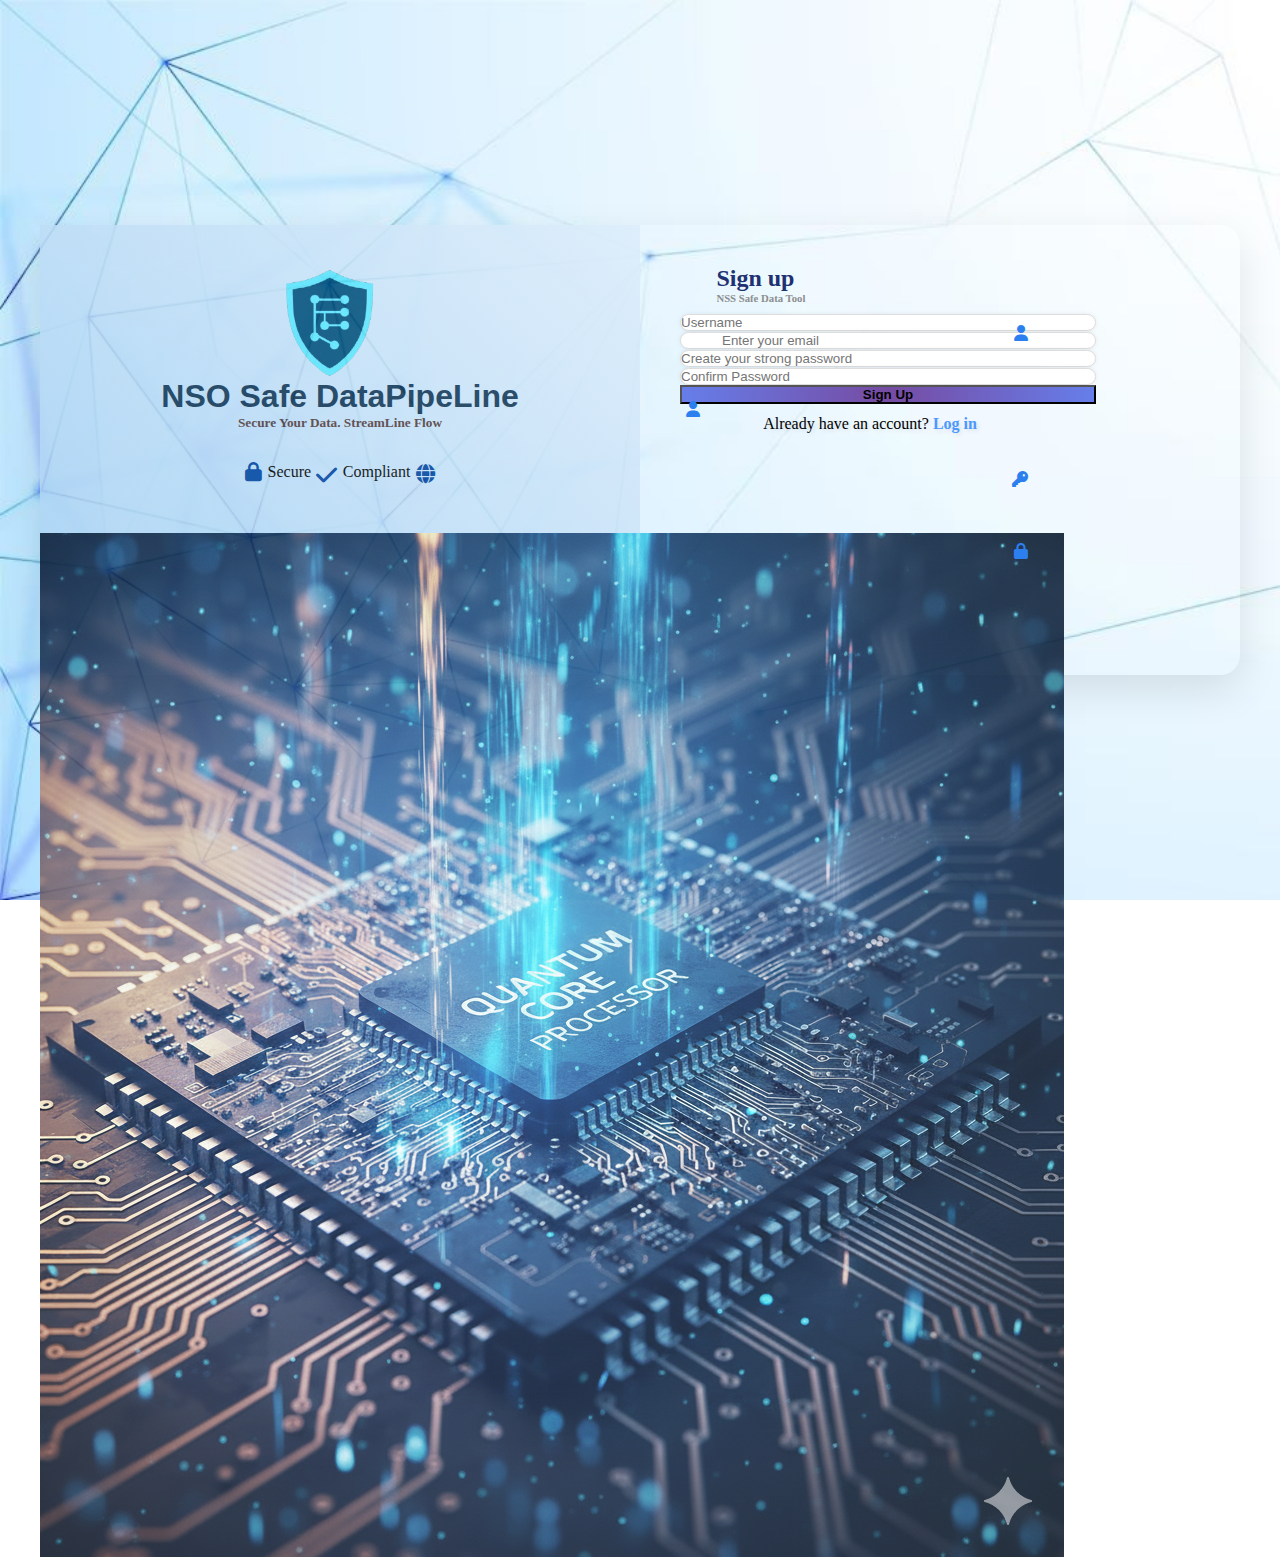
<file: SafeDataTool/index.html>
<!DOCTYPE html>
<html lang="en">
<head>
    <meta charset="UTF-8">
    <meta name="viewport" content="width=device-width, initial-scale=1.0">
    <title>NSO Safe DataPipeline - Sign Up</title>
    <link rel="stylesheet" href="style.css">
    <link href="https://fonts.googleapis.com/css2?family=Poppins:wght@300;400;500;600;700&display=swap" rel="stylesheet">
    <link rel="stylesheet" href="https://cdnjs.cloudflare.com/ajax/libs/font-awesome/6.5.2/css/all.min.css">
    <link href="https://cdn.jsdelivr.net/npm/bootstrap@5.3.8/dist/css/bootstrap.min.css" rel="stylesheet" integrity="sha384-sRIl4kxILFvY47J16cr9ZwB07vP4J8+LH7qKQnuqkuIAvNWLzeN8tE5YBujZqJLB" crossorigin="anonymous">
</head>
<body id="body">
    <div class="main-container">
        <div class="signup-container">
            <div class="image-container">
                <div class="sheild-container">
                  <img src="assets/sheild-logo3.png" class="sheild-image" alt="">
                  <div class="text-div">
                    <h1 class="nso-text">NSO Safe DataPipeLine</h1>
                    <h5 style="color: #533c3c;">Secure Your Data. StreamLine Flow</h5>
                    <div class="div-logo">
                      <i style="font-size: 1.2rem;" class="fa-solid fa-lock logo-color"></i>
                      <span>Secure</span>
                      <i style="font-size: 1.5rem;" class="fa-solid fa-check logo-color"></i>
                      <span>Compliant</span>
                      <i style="font-size: 1.2rem;" class="fa-solid fa-globe logo-color globe"></i>
                    </div>
                  </div>
                </div>
                <div class="cyber-container">
                  <img src="assets/blue_image.png" alt="">
                </div>
            </div>
            <div class="form-container">
                <div class="rightbox">
                  <div class="text-box">
                    <h2 style="color: #1e3171;">Sign up</h2>
                    <h6 style="color: #8d8e8f;">NSS Safe Data Tool</h6>
                  </div>
                  <form class="form">
                      <div class="mb-3 input-div">
                        <input type="text" style="width: 80%; font-weight: 500;" class="form-control input-tag fancy-input rounded-4" id="name" placeholder="Username">
                        <i style="top: 36.1%;" class="fa-solid fa-user icons"></i>
                      </div>

                
                    <div class="mb-3">
                      <input type="email" style="width: 80%; font-weight: 500; padding-left: 41px;" class="form-control input-tag rounded-4"  id="email" placeholder="Enter your email">
                      <i style="top: 44.5%; right: 45.3%; position: absolute; color: #2c7fee;" class="fa-solid fa-user"></i>
                    </div>
                
                    <div class="mb-3">
                      <input type="password" style="width: 80%; font-weight: 500;" class="form-control  input-tag rounded-4" id="password" placeholder="Create your strong password">
                      <i style="top: 52.3%;" class="fa-solid fa-key icons"></i> 
                    </div>

                    <div class="mb-3">
                      <input type="password" style="width: 80%; font-weight: 500;" class="form-control input-tag rounded-4" id="password" placeholder="Confirm Password">
                      <i style="top: 60.3%;" class="fa-solid fa-lock icons"></i> 
                    </div>
                
                  
                      <button type="submit" style="width: 80%; font-weight: 700;" class="btn btn-primary btn-custom">Sign Up</button>

                      <p style="text-shadow: 2px 2px 4px rgba(0,0,0,0.1);" class="paragraph">Already have an account? <span style="color: #4b98ff; font-weight: 700;">Log in</span></p>
                    
                  </form>
                </div>

            </div>
    </div>
      <!-- <p >Terms NSO Service | Privacy Policy</p> -->
    </div>

</body>
</html>
</file>
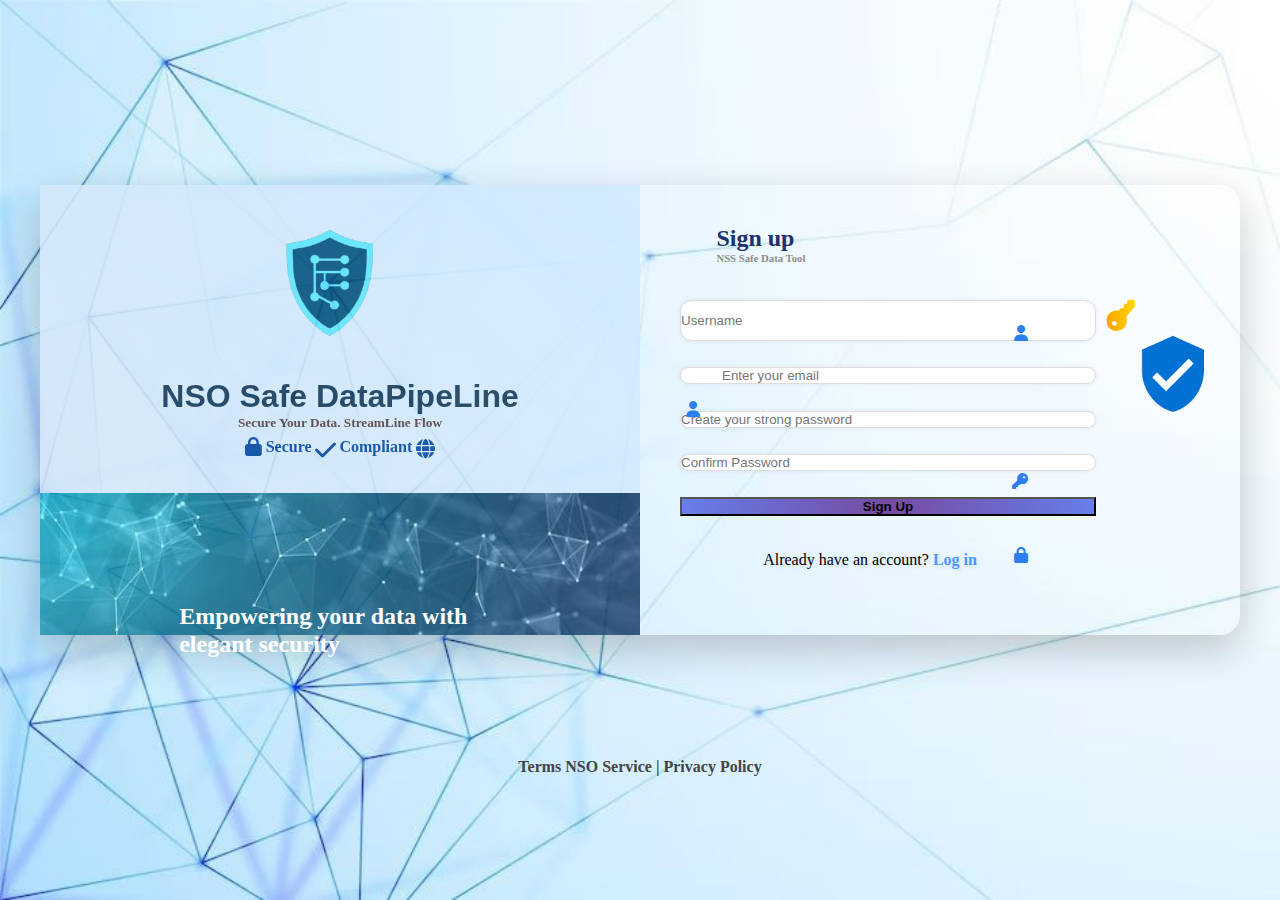
<file: SafeDataTool/html/index.html>
<!DOCTYPE html>
<html lang="en">
<head>
    <meta charset="UTF-8">
    <meta name="viewport" content="width=device-width, initial-scale=1.0">
    <title>NSO Safe DataPipeline - Sign Up</title>
    <link rel="stylesheet" href="../css/style.css">
    <link href="https://fonts.googleapis.com/css2?family=Poppins:wght@300;400;500;600;700&display=swap" rel="stylesheet">
    <link rel="stylesheet" href="https://cdnjs.cloudflare.com/ajax/libs/font-awesome/6.5.2/css/all.min.css">
    <link href="https://cdn.jsdelivr.net/npm/bootstrap@5.3.8/dist/css/bootstrap.min.css" rel="stylesheet" integrity="sha384-sRIl4kxILFvY47J16cr9ZwB07vP4J8+LH7qKQnuqkuIAvNWLzeN8tE5YBujZqJLB" crossorigin="anonymous">
</head>
<body id="body">
    <div class="main-container">
        <div class="text" style="z-index: 99;">
          <span class="empowering">Empowering your data with</span>
          <br>
          <span class="empowering" style="line-height: 1.2"> elegant security</span>
        </div>
        <div class="signup-container">
          <img class="side-sheild" src="../assets/side-sheild.png" alt="">
            <div class="image-container">
                <div class="sheild-container">
                  <img src="../assets/sheild-logo3.png" class="sheild-image" alt="">
                  <div class="text-div">
                    <h1 class="nso-text">NSO Safe DataPipeLine</h1>
                    <h5 style="color: #533c3c;">Secure Your Data. StreamLine Flow</h5>
                    <div class="div-logo">
                      <i style="font-size: 1.2rem;" class="fa-solid fa-lock logo-color"></i>
                      <span class="secure-class">Secure</span>
                      <i style="font-size: 1.5rem;" class="fa-solid fa-check logo-color"></i>
                      <span class="secure-class">Compliant</span>
                      <i style="font-size: 1.2rem;" class="fa-solid fa-globe logo-color globe"></i>
                    </div>
                  </div>
                </div>
                <div class="cyber-container">
                  <img style="width: 100%;" src="../assets/blue-bg4.jpg" alt="">
                </div>
            </div>
            <div class="form-container">
                <div class="rightbox">
                  <div class="text-box">
                    <h2 style="color: #1e3171;">Sign up</h2>
                    <h6 style="color: #8d8e8f;">NSS Safe Data Tool</h6>
                  </div>
                  <form class="form">
                      <div class="mb-3 input-div">
                        <input type="text" style="width: 80%; font-weight: 500;" class="form-control input-tag fancy-input rounded-4" id="name" placeholder="Username">
                        <i style="top: 36.1%;" class="fa-solid fa-user icons"></i>
                        <i class="fa-solid fa-key key"></i>
                      </div>

                
                    <div class="mb-3">
                      <input type="email" style="width: 80%; font-weight: 500; padding-left: 41px;" class="form-control input-tag rounded-4"  id="email" placeholder="Enter your email">
                      <i style="top: 44.5%; right: 45.3%; position: absolute; color: #2c7fee;" class="fa-solid fa-user"></i>
                    </div>
                
                    <div class="mb-3">
                      <input type="password" style="width: 80%; font-weight: 500;" class="form-control  input-tag rounded-4" id="password" placeholder="Create your strong password">
                      <i style="top: 52.5%;" class="fa-solid fa-key icons"></i> 
                    </div>

                    <div class="mb-3">
                      <input type="password" style="width: 80%; font-weight: 500;" class="form-control input-tag rounded-4" id="password" placeholder="Confirm Password">
                      <i style="top: 60.8%;" class="fa-solid fa-lock icons"></i> 
                    </div>
                      <button type="submit" style="width: 80%; font-weight: 700;" class="btn btn-primary btn-custom">Sign Up</button>

                      <p style="text-shadow: 2px 2px 4px rgba(0,0,0,0.1);" class="paragraph">Already have an account? <span style="color: #4b98ff; font-weight: 700;">Log in</span></p>
                    
                  </form>
                </div>
                
            </div>
    </div>
        <p class="terms">Terms NSO Service | Privacy Policy</p>
    </div>
</body>
</html>
</file>
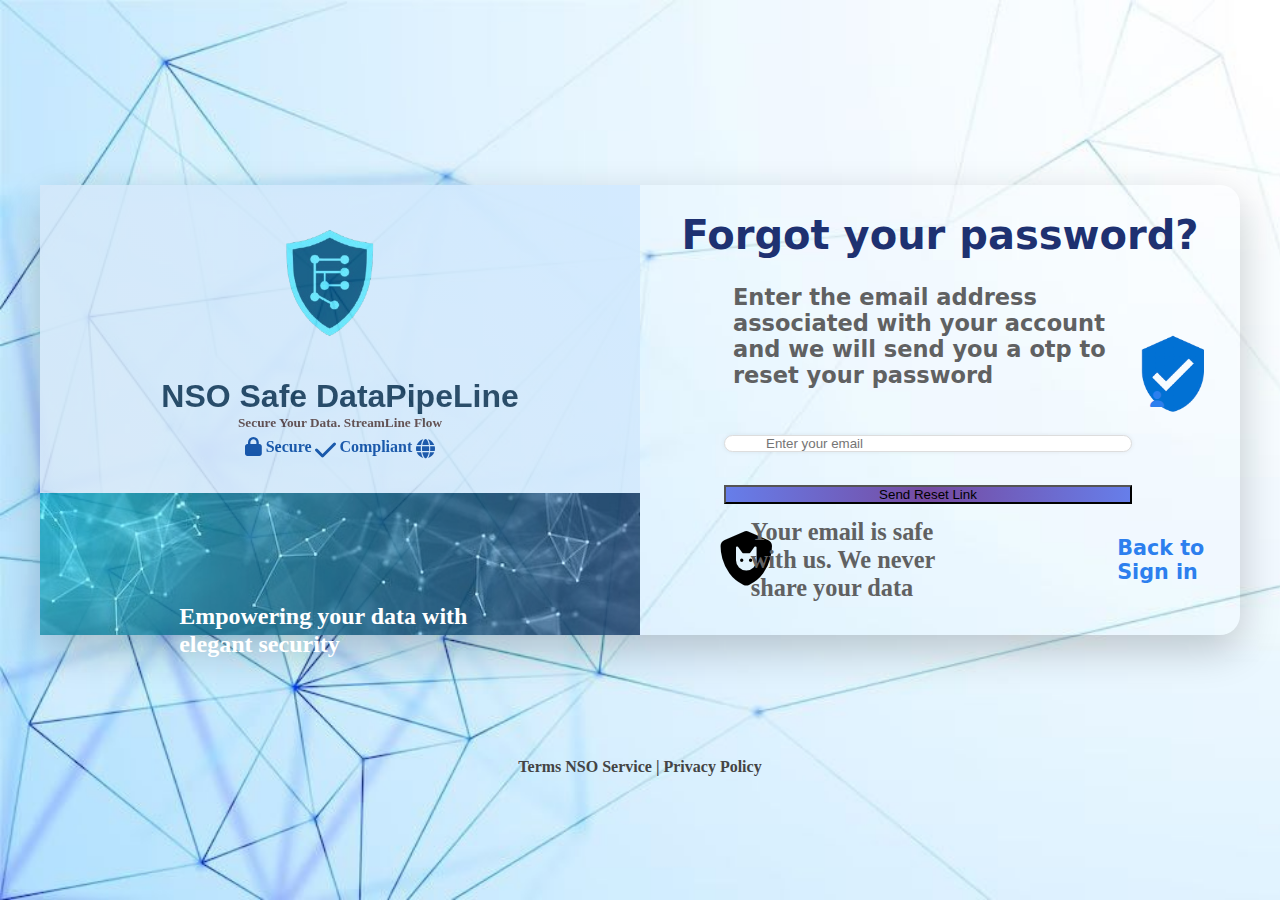
<file: SafeDataTool/html/forgot_pass.html>
<!DOCTYPE html>
<html lang="en">
<head>
    <meta charset="UTF-8">
    <meta name="viewport" content="width=device-width, initial-scale=1.0">
    <title>NSO Safe DataPipeline - Sign Up</title>
    <link rel="stylesheet" href="../css/style.css">
    <link rel="stylesheet" href="../css/forgot_pass.css">
    <link href="https://fonts.googleapis.com/css2?family=Poppins:wght@300;400;500;600;700&display=swap" rel="stylesheet">
    <link rel="stylesheet" href="https://cdnjs.cloudflare.com/ajax/libs/font-awesome/6.5.2/css/all.min.css">
    <link href="https://cdn.jsdelivr.net/npm/bootstrap@5.3.8/dist/css/bootstrap.min.css" rel="stylesheet" integrity="sha384-sRIl4kxILFvY47J16cr9ZwB07vP4J8+LH7qKQnuqkuIAvNWLzeN8tE5YBujZqJLB" crossorigin="anonymous">
</head>
<body id="body">
    <div class="main-container">
        <div class="text" style="z-index: 99;">
          <span class="empowering">Empowering your data with</span>
          <br>
          <span class="empowering" style="line-height: 1.2"> elegant security</span>
        </div>
        <div class="signup-container">
          <img class="side-sheild" src="../assets/side-sheild.png" alt="">
            <div class="image-container">
                <div class="sheild-container">
                  <img src="../assets/sheild-logo3.png" class="sheild-image" alt="">
                  <div class="text-div">
                    <h1 class="nso-text">NSO Safe DataPipeLine</h1>
                    <h5 style="color: #533c3c;">Secure Your Data. StreamLine Flow</h5>
                    <div class="div-logo">
                      <i style="font-size: 1.2rem;" class="fa-solid fa-lock logo-color"></i>
                      <span class="secure-class">Secure</span>
                      <i style="font-size: 1.5rem;" class="fa-solid fa-check logo-color"></i>
                      <span class="secure-class">Compliant</span>
                      <i style="font-size: 1.2rem;" class="fa-solid fa-globe logo-color globe"></i>
                    </div>
                  </div>
                </div>
                <div class="cyber-container">
                  <img style="width: 100%;" src="../assets/blue-bg4.jpg" alt="">
                </div>
            </div>
            <div class="forgot-container">
                <div class="div2">
                    <div class="common styles">
                        <h1 style="font-weight: bold; font-size: 2.5rem;">Forgot your password?</h1>
                    </div>
                    <span class='specific'>Enter the email address associated with your account and we will send you a otp to reset your password</span> 
                   <div class="email-div">
                      <div style="height: 26%;">
                        <input type="email" style="width: 80%; font-weight: 500; padding-left: 41px;" class="form-control input-tag rounded-4"  id="email" placeholder="Enter your email">
                        <i style="bottom: 84%; right: -2.7%; position: relative; color: #2c7fee;" class="fa-solid fa-user"></i>
                        <i class="fa-solid fa-key key-forgot"></i>
                      </div>

                      <button id='submit' class="btn btn-primary forgot-button">Send Reset Link</button>

                      <div class="email-safe">
                        <div class="logo-text">
                          <i class="fa-solid fa-shield-cat cat-shield"></i>
                          <span class="safe-text">
                            Your email is safe with us. We never share your data
                          </span>
                        </div>
                        <span class="signin-text">
                          Back to Sign in
                        </span>
                      </div>

                    </div>
                    
                </div>
            </div>
    </div>
        <p class="terms">Terms NSO Service | Privacy Policy</p>
    </div>
</body>
</html>
</file>
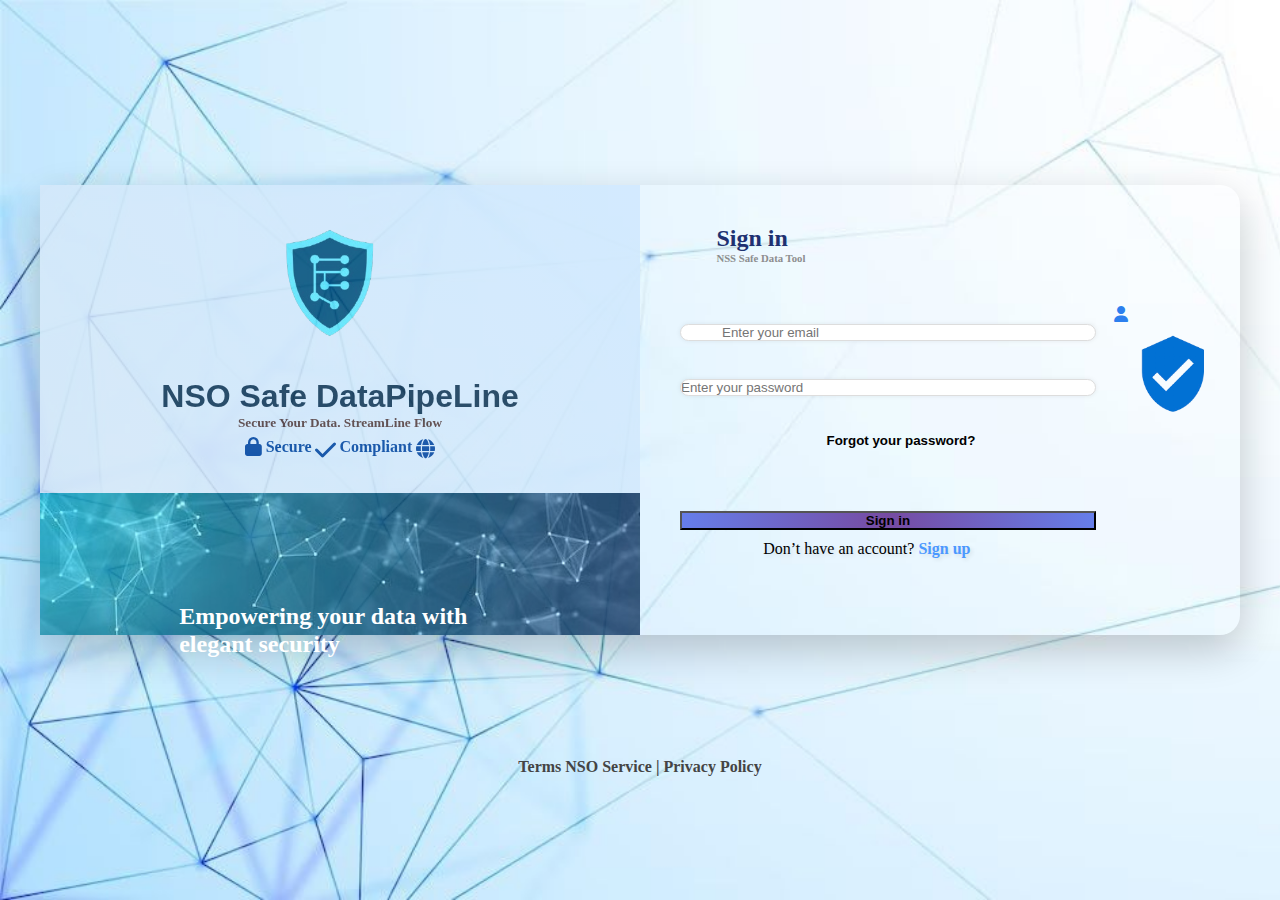
<file: SafeDataTool/html/login.html>
<!DOCTYPE html>
<html lang="en">
<head>
    <meta charset="UTF-8">
    <meta name="viewport" content="width=device-width, initial-scale=1.0">
    <title>NSO Safe DataPipeline - Sign Up</title>
    <link rel="stylesheet" href="../css/style.css">
    <link rel="stylesheet" href="../css/login.css">
    <link href="https://fonts.googleapis.com/css2?family=Poppins:wght@300;400;500;600;700&display=swap" rel="stylesheet">
    <link rel="stylesheet" href="https://cdnjs.cloudflare.com/ajax/libs/font-awesome/6.5.2/css/all.min.css">
    <link href="https://cdn.jsdelivr.net/npm/bootstrap@5.3.8/dist/css/bootstrap.min.css" rel="stylesheet" integrity="sha384-sRIl4kxILFvY47J16cr9ZwB07vP4J8+LH7qKQnuqkuIAvNWLzeN8tE5YBujZqJLB" crossorigin="anonymous">
</head>
<body id="body">
    <div class="main-container">
        <div class="text" style="z-index: 99;">
          <span class="empowering">Empowering your data with</span>
          <br>
          <span class="empowering" style="line-height: 1.2"> elegant security</span>
        </div>
        <div class="signup-container">
          <img class="side-sheild" src="../assets/side-sheild.png" alt="">
            <div class="image-container">
                <div class="sheild-container">
                  <img src="../assets/sheild-logo3.png" class="sheild-image" alt="">
                  <div class="text-div">
                    <h1 class="nso-text">NSO Safe DataPipeLine</h1>
                    <h5 style="color: #533c3c;">Secure Your Data. StreamLine Flow</h5>
                    <div class="div-logo">
                      <i style="font-size: 1.2rem;" class="fa-solid fa-lock logo-color"></i>
                      <span class="secure-class">Secure</span>
                      <i style="font-size: 1.5rem;" class="fa-solid fa-check logo-color"></i>
                      <span class="secure-class">Compliant</span>
                      <i style="font-size: 1.2rem;" class="fa-solid fa-globe logo-color globe"></i>
                    </div>
                  </div>
                </div>
                <div class="cyber-container">
                  <img style="width: 100%;" src="../assets/blue-bg4.jpg" alt="">
                </div>
            </div>
            <div class="form-container">
                <div class="rightbox">
                  <div class="text-box">
                    <h2 style="color: #1e3171;">Sign in</h2>
                    <h6 style="color: #8d8e8f;">NSS Safe Data Tool</h6>
                  </div>
                  <form class="form login-form">
                    <div class="mt-3">
                      <input type="email" style="width: 80%; font-weight: 500; padding-left: 41px;" class="form-control input-tag rounded-4"  id="email" placeholder="Enter your email">
                      <i style="bottom: 56%; right: -2.7%; position: relative; color: #2c7fee;" class="fa-solid fa-user"></i>
                      <i class="fa-solid fa-key key-login"></i>
                    </div>
                
                    <div class="mb-3">
                      <input type="password" style="width: 80%; font-weight: 500;" class="form-control  input-tag rounded-4" id="password" placeholder="Enter your password">
                      <i style="bottom: 52%; position: relative; left:74%; color: #2c7fee;" class="fa-solid fa-key"></i> 
                    </div>

                    <button class="forgot-password">Forgot your password?</button>

                    <div style="margin-top: 5%;">
                      <button type="submit" style="width: 80%; font-weight: 700;" class="btn btn-primary btn-custom">Sign in</button>
                      
                      <p style="text-shadow: 2px 2px 4px rgba(0,0,0,0.1);" class="paragraph">Don’t have an account? <span style="color: #4b98ff; font-weight: 700;">Sign up</span></p>
                    </div>
                    
                  </form>
                </div>
                
            </div>
    </div>
        <p class="terms">Terms NSO Service | Privacy Policy</p>
    </div>
</body>
</html>
</file>
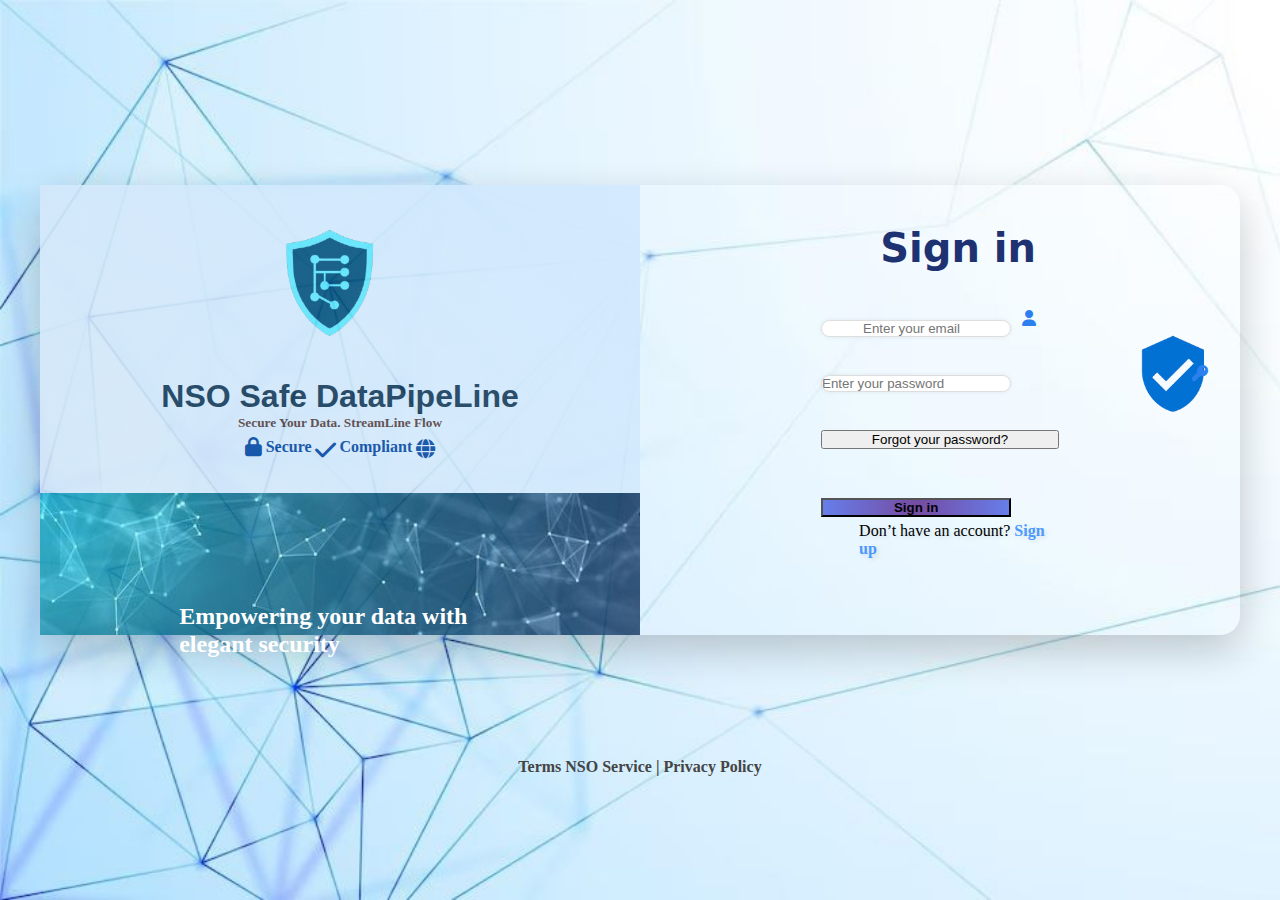
<file: SafeDataTool/html/login2.html>
<!DOCTYPE html>
<html lang="en">
<head>
    <meta charset="UTF-8">
    <meta name="viewport" content="width=device-width, initial-scale=1.0">
    <title>NSO Safe DataPipeline - Sign Up</title>
    <link rel="stylesheet" href="../css/style.css">
    <link rel="stylesheet" href="../css/login2.css">
    <link href="https://fonts.googleapis.com/css2?family=Poppins:wght@300;400;500;600;700&display=swap" rel="stylesheet">
    <link rel="stylesheet" href="https://cdnjs.cloudflare.com/ajax/libs/font-awesome/6.5.2/css/all.min.css">
    <link href="https://cdn.jsdelivr.net/npm/bootstrap@5.3.8/dist/css/bootstrap.min.css" rel="stylesheet" integrity="sha384-sRIl4kxILFvY47J16cr9ZwB07vP4J8+LH7qKQnuqkuIAvNWLzeN8tE5YBujZqJLB" crossorigin="anonymous">
</head>
<body id="body">
    <div class="main-container">
        <div class="text" style="z-index: 99;">
          <span class="empowering">Empowering your data with</span>
          <br>
          <span class="empowering" style="line-height: 1.2"> elegant security</span>
        </div>
        <div class="signup-container">
          <img class="side-sheild" src="../assets/side-sheild.png" alt="">
            <div class="image-container">
                <div class="sheild-container">
                  <img src="../assets/sheild-logo3.png" class="sheild-image" alt="">
                  <div class="text-div">
                    <h1 class="nso-text">NSO Safe DataPipeLine</h1>
                    <h5 style="color: #533c3c;">Secure Your Data. StreamLine Flow</h5>
                    <div class="div-logo">
                      <i style="font-size: 1.2rem;" class="fa-solid fa-lock logo-color"></i>
                      <span class="secure-class">Secure</span>
                      <i style="font-size: 1.5rem;" class="fa-solid fa-check logo-color"></i>
                      <span class="secure-class">Compliant</span>
                      <i style="font-size: 1.2rem;" class="fa-solid fa-globe logo-color globe"></i>
                    </div>
                  </div>
                </div>
                <div class="cyber-container">
                  <img style="width: 100%;" src="../assets/blue-bg4.jpg" alt="">
                </div>
            </div>
            <div class="form-container">
                <div class="rightbox rightbox-center">
                  <div class="text-box">
                    <!-- <h2 style="color: #1e3171;">Sign in</h2> -->
                    <!-- <h6 style="color: #8d8e8f;">NSS Safe Data Tool</h6> -->
                    <h1 class="styles" style="font-weight: bold; font-size: 2.5rem;">Sign in</h1>
                  </div>
                  <form class="form login-form">
                    <div class="mb-3">
                      <input type="email" style="width: 80%; font-weight: 500; padding-left: 41px;" class="form-control input-tag rounded-4"  id="email" placeholder="Enter your email">
                      <i style="bottom: 49%; right: -2.7%; position: relative; color: #2c7fee;" class="fa-solid fa-user"></i>
                    </div>
                
                    <div class="mb-3">
                      <input type="password" style="width: 80%; font-weight: 500;" class="form-control  input-tag rounded-4" id="password" placeholder="Enter your password">
                      <i style="bottom: 52%; position: relative; left:74%; color: #2c7fee;" class="fa-solid fa-key"></i> 
                    </div>

                    <button class="forgot-password">Forgot your password?</button>

                    <div style="margin-top: 5%;">
                      <button type="submit" style="width: 80%; font-weight: 700;" class="btn btn-primary btn-custom">Sign in</button>
                      
                      <p style="text-shadow: 2px 2px 4px rgba(0,0,0,0.1);" class="paragraph">Don’t have an account? <span style="color: #4b98ff; font-weight: 700;">Sign up</span></p>
                    </div>
                    
                  </form>
                </div>
                
            </div>
    </div>
        <p class="terms">Terms NSO Service | Privacy Policy</p>
    </div>
</body>
</html>
</file>
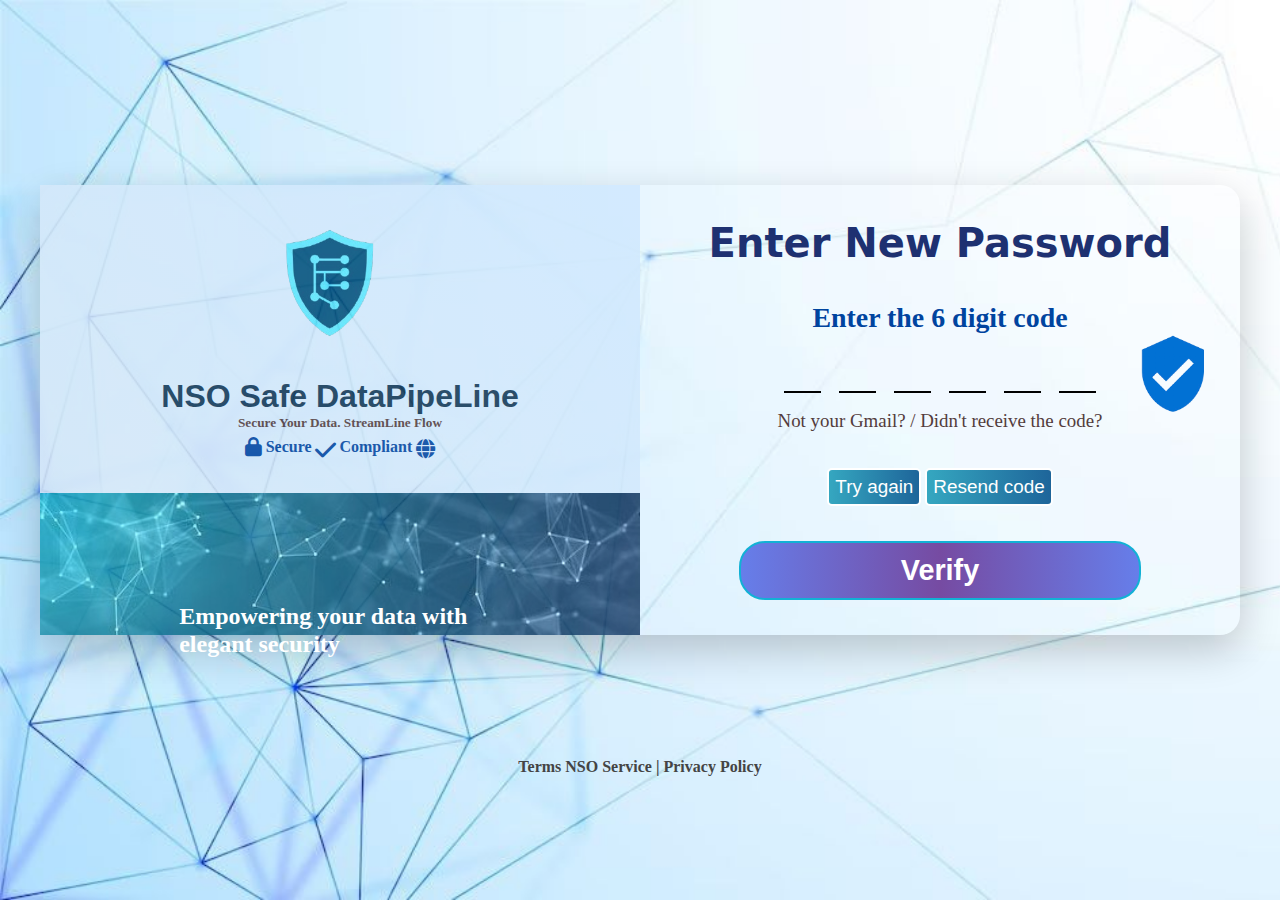
<file: SafeDataTool/html/new_pass.html>
<!DOCTYPE html>
<html lang="en">
<head>
    <meta charset="UTF-8">
    <meta name="viewport" content="width=device-width, initial-scale=1.0">
    <title>NSO Safe DataPipeline - Sign Up</title>
    <link rel="stylesheet" href="../css/style.css">
    <link rel="stylesheet" href="../css/new_pass.css">
    <link href="https://fonts.googleapis.com/css2?family=Poppins:wght@300;400;500;600;700&display=swap" rel="stylesheet">
    <link rel="stylesheet" href="https://cdnjs.cloudflare.com/ajax/libs/font-awesome/6.5.2/css/all.min.css">
    <link href="https://cdn.jsdelivr.net/npm/bootstrap@5.3.8/dist/css/bootstrap.min.css" rel="stylesheet" integrity="sha384-sRIl4kxILFvY47J16cr9ZwB07vP4J8+LH7qKQnuqkuIAvNWLzeN8tE5YBujZqJLB" crossorigin="anonymous">
</head>
<body id="body">
    <div class="main-container">
        <div class="text" style="z-index: 99;">
          <span class="empowering">Empowering your data with</span>
          <br>
          <span class="empowering" style="line-height: 1.2"> elegant security</span>
        </div>
        <div class="signup-container">
          <img class="side-sheild" src="../assets/side-sheild.png" alt="">
            <div class="image-container">
                <div class="sheild-container">
                  <img src="../assets/sheild-logo3.png" class="sheild-image" alt="">
                  <div class="text-div">
                    <h1 class="nso-text">NSO Safe DataPipeLine</h1>
                    <h5 style="color: #533c3c;">Secure Your Data. StreamLine Flow</h5>
                    <div class="div-logo">
                      <i style="font-size: 1.2rem;" class="fa-solid fa-lock logo-color"></i>
                      <span class="secure-class">Secure</span>
                      <i style="font-size: 1.5rem;" class="fa-solid fa-check logo-color"></i>
                      <span class="secure-class">Compliant</span>
                      <i style="font-size: 1.2rem;" class="fa-solid fa-globe logo-color globe"></i>
                    </div>
                  </div>
                </div>
                <div class="cyber-container">
                  <img style="width: 100%;" src="../assets/blue-bg4.jpg" alt="">
                </div>
            </div>
            <div class="new_pass-container">
                <div class="div2">
                    <div class="common styles">
                        <h1 style="font-weight: bold; font-size: 2.5rem;">Enter New Password</h1>
                    </div>
                    <span class='specific'>Enter the 6 digit code</span> 
                    <div class="data">
                        <input type="text" maxlength="1" class="otpNumber common" id="one" onkeyup="restricting(event)" autocomplete="off">
                        <input type="text" maxlength="1" class="otpNumber common" id="one" onkeyup="restricting(event)" autocomplete="off">
                        <input type="text" maxlength="1" class="otpNumber common" id="one" onkeyup="restricting(event)" autocomplete="off">
                        <input type="text" maxlength="1" class="otpNumber common" id="one" onkeyup="restricting(event)" autocomplete="off">
                        <input type="text" maxlength="1" class="otpNumber common" id="one" onkeyup="restricting(event)" autocomplete="off">
                        <input type="text" maxlength="1" class="otpNumber common" id="one" onkeyup="restricting(event)" autocomplete="off">
                    </div>
                    <span class="common number" style='font-family: "Times New Roman", Times, serif; color: #533c3c;
'>
                        Not your Gmail? / Didn't receive the code?
                    </span>
                    <div>
                        <!--<a href="/static/html_folder/forgot_pass.html" class='links'>Try again</a>-->
                        <button class='links' onclick="window.history.back()">Try again</button>
                        <button class='links' id="resend">Resend code</button>
                    </div>
                    <button id='submit' class="common verify existing transition delay-50 duration-100 ease-in-out hover:-translate-z-1 hover:scale-106">Verify</button>
                </div>
            </div>
    </div>
        <p class="terms">Terms NSO Service | Privacy Policy</p>
    </div>
</body>
</html>
</file>
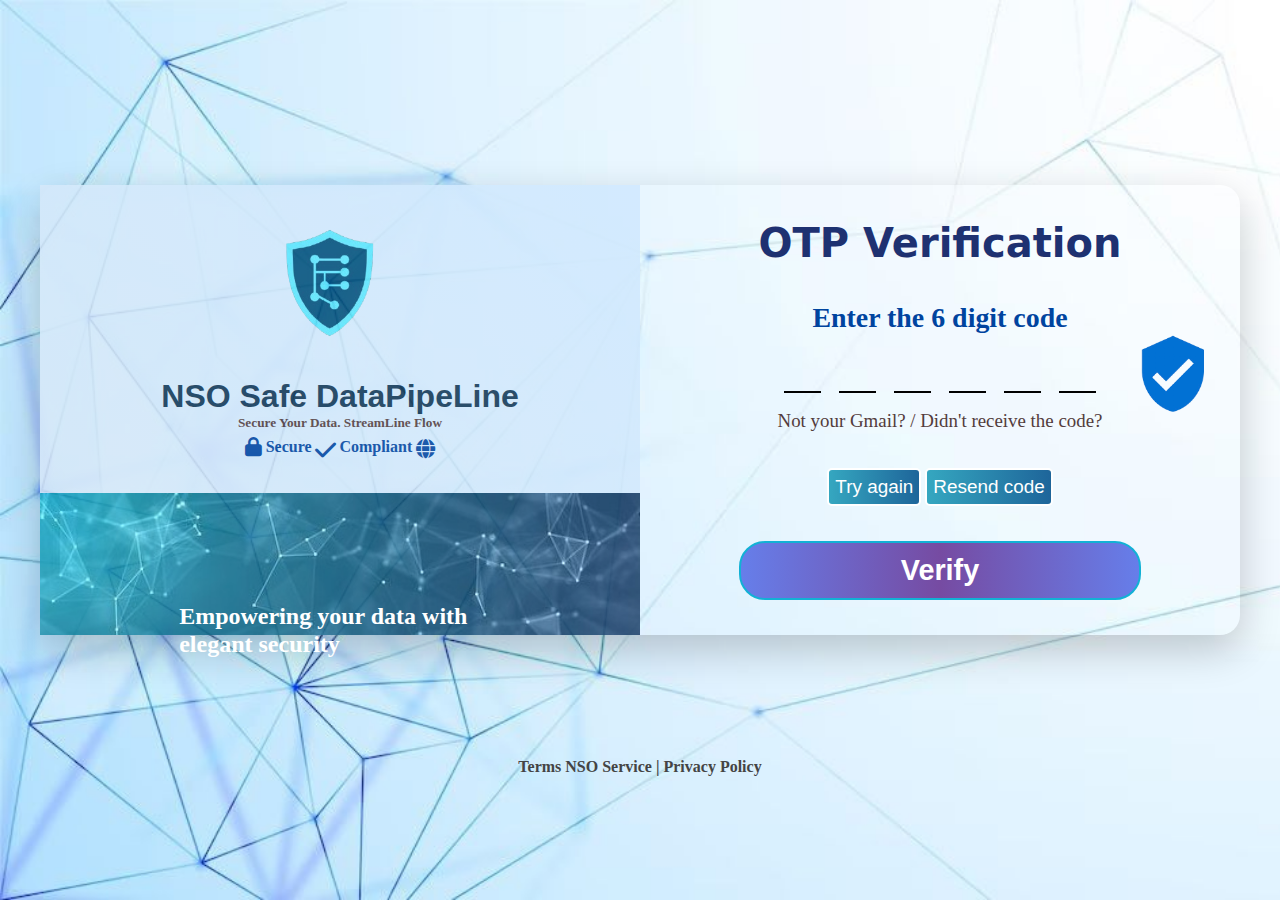
<file: SafeDataTool/html/otp.html>
<!DOCTYPE html>
<html lang="en">
<head>
    <meta charset="UTF-8">
    <meta name="viewport" content="width=device-width, initial-scale=1.0">
    <title>NSO Safe DataPipeline - Sign Up</title>
    <link rel="stylesheet" href="../css/style.css">
    <link rel="stylesheet" href="../css/otp.css">
    <link href="https://fonts.googleapis.com/css2?family=Poppins:wght@300;400;500;600;700&display=swap" rel="stylesheet">
    <link rel="stylesheet" href="https://cdnjs.cloudflare.com/ajax/libs/font-awesome/6.5.2/css/all.min.css">
    <link href="https://cdn.jsdelivr.net/npm/bootstrap@5.3.8/dist/css/bootstrap.min.css" rel="stylesheet" integrity="sha384-sRIl4kxILFvY47J16cr9ZwB07vP4J8+LH7qKQnuqkuIAvNWLzeN8tE5YBujZqJLB" crossorigin="anonymous">
</head>
<body id="body">
    <div class="main-container">
        <div class="text" style="z-index: 99;">
          <span class="empowering">Empowering your data with</span>
          <br>
          <span class="empowering" style="line-height: 1.2"> elegant security</span>
        </div>
        <div class="signup-container">
          <img class="side-sheild" src="../assets/side-sheild.png" alt="">
            <div class="image-container">
                <div class="sheild-container">
                  <img src="../assets/sheild-logo3.png" class="sheild-image" alt="">
                  <div class="text-div">
                    <h1 class="nso-text">NSO Safe DataPipeLine</h1>
                    <h5 style="color: #533c3c;">Secure Your Data. StreamLine Flow</h5>
                    <div class="div-logo">
                      <i style="font-size: 1.2rem;" class="fa-solid fa-lock logo-color"></i>
                      <span class="secure-class">Secure</span>
                      <i style="font-size: 1.5rem;" class="fa-solid fa-check logo-color"></i>
                      <span class="secure-class">Compliant</span>
                      <i style="font-size: 1.2rem;" class="fa-solid fa-globe logo-color globe"></i>
                    </div>
                  </div>
                </div>
                <div class="cyber-container">
                  <img style="width: 100%;" src="../assets/blue-bg4.jpg" alt="">
                </div>
            </div>
            <div class="otp-container">
                <div class="div2">
                    <div class="common styles">
                        <h1 style="font-weight: bold; font-size: 2.5rem;">OTP Verification</h1>
                    </div>
                    <span class='specific'>Enter the 6 digit code</span> 
                    <div class="data">
                        <input type="text" maxlength="1" class="otpNumber common" id="one" onkeyup="restricting(event)" autocomplete="off">
                        <input type="text" maxlength="1" class="otpNumber common" id="one" onkeyup="restricting(event)" autocomplete="off">
                        <input type="text" maxlength="1" class="otpNumber common" id="one" onkeyup="restricting(event)" autocomplete="off">
                        <input type="text" maxlength="1" class="otpNumber common" id="one" onkeyup="restricting(event)" autocomplete="off">
                        <input type="text" maxlength="1" class="otpNumber common" id="one" onkeyup="restricting(event)" autocomplete="off">
                        <input type="text" maxlength="1" class="otpNumber common" id="one" onkeyup="restricting(event)" autocomplete="off">
                    </div>
                    <span class="common number" style='font-family: "Times New Roman", Times, serif; color: #533c3c;
'>
                        Not your Gmail? / Didn't receive the code?
                    </span>
                    <div>
                        <!--<a href="/static/html_folder/forgot_pass.html" class='links'>Try again</a>-->
                        <button class='links' onclick="window.history.back()">Try again</button>
                        <button class='links' id="resend">Resend code</button>
                    </div>
                    <button id='submit' class="common verify existing transition delay-50 duration-100 ease-in-out hover:-translate-z-1 hover:scale-106">Verify</button>
                </div>
            </div>
    </div>
        <p class="terms">Terms NSO Service | Privacy Policy</p>
    </div>
</body>
</html>
</file>
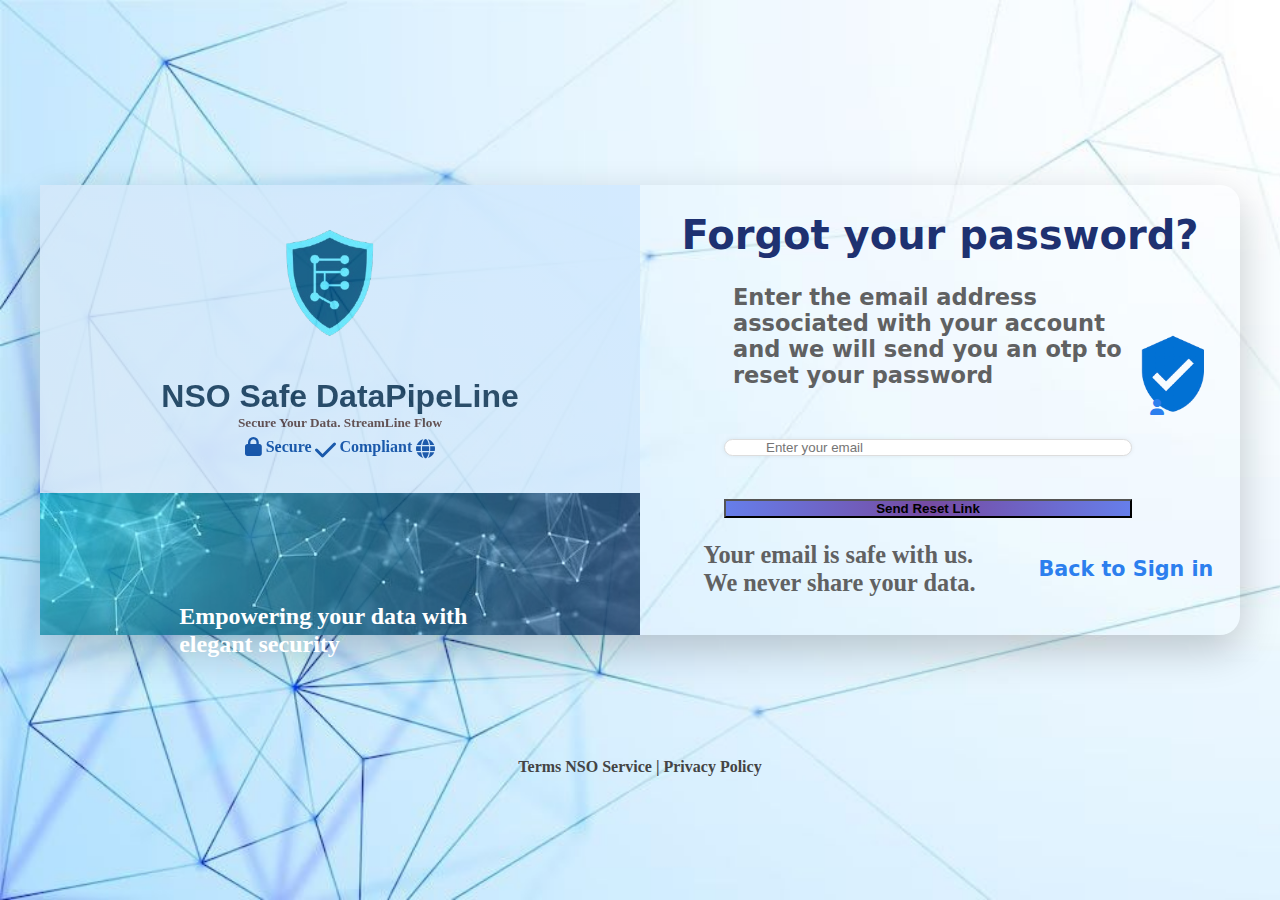
<file: SafeDataTool_Frontend/html/forgot_pass.html>
<!DOCTYPE html>
<html lang="en">
<head>
    <meta charset="UTF-8">
    <meta name="viewport" content="width=device-width, initial-scale=1.0">
    <title>NSO Safe DataPipeline - Sign Up</title>
    <link rel="stylesheet" href="../css/style.css">
    <link rel="stylesheet" href="../css/forgot_pass.css">
    <link href="https://fonts.googleapis.com/css2?family=Poppins:wght@300;400;500;600;700&display=swap" rel="stylesheet">
    <link rel="stylesheet" href="https://cdnjs.cloudflare.com/ajax/libs/font-awesome/6.5.2/css/all.min.css">
    <link href="https://cdn.jsdelivr.net/npm/bootstrap@5.3.8/dist/css/bootstrap.min.css" rel="stylesheet" integrity="sha384-sRIl4kxILFvY47J16cr9ZwB07vP4J8+LH7qKQnuqkuIAvNWLzeN8tE5YBujZqJLB" crossorigin="anonymous">
</head>
<body id="body">
    <div class="main-container">
        <div class="text" style="z-index: 99;">
          <span class="empowering">Empowering your data with</span>
          <br>
          <span class="empowering" style="line-height: 1.2"> elegant security</span>
        </div>
        <div class="signup-container">
          <img class="side-sheild" src="../assets/side-sheild.png" alt="">
            <div class="image-container">
                <div class="sheild-container">
                  <img src="../assets/sheild-logo3.png" class="sheild-image" alt="">
                  <div class="text-div">
                    <h1 class="nso-text">NSO Safe DataPipeLine</h1>
                    <h5 style="color: #533c3c;">Secure Your Data. StreamLine Flow</h5>
                    <div class="div-logo">
                      <i style="font-size: 1.2rem;" class="fa-solid fa-lock logo-color"></i>
                      <span class="secure-class">Secure</span>
                      <i style="font-size: 1.5rem;" class="fa-solid fa-check logo-color"></i>
                      <span class="secure-class">Compliant</span>
                      <i style="font-size: 1.2rem;" class="fa-solid fa-globe logo-color globe"></i>
                    </div>
                  </div>
                </div>
                <div class="cyber-container">
                  <img style="width: 100%;" src="../assets/blue-bg4.jpg" alt="">
                </div>
            </div>
            <div class="forgot-container">
                <div class="div2">
                    <div class="common styles">
                        <h1 style="font-weight: bold; font-size: 2.5rem;">Forgot your password?</h1>
                    </div>
                    <span class='specific'>Enter the email address associated with your account and we will send you an otp to reset your password</span> 
                   <div class="email-div">
                      <div style="height: 26%;">
                        <input type="email" style="width: 80%; font-weight: 500; padding-left: 41px;" class="form-control input-tag rounded-4"  id="email" placeholder="Enter your email">
                        <i style="bottom: 78%; right: -2.7%; position: relative; color: #2c7fee;" class="fa-solid fa-user"></i>
                        <i class="fa-solid fa-key key-forgot"></i>
                      </div>

                      <button id='submit' class="btn btn-primary forgot-button" style="font-weight: 700;">Send Reset Link</button>

                      <div class="email-safe">
                        <span class="safe-text">
                            Your email is safe with us. We never share your data.
                          </span>
                        <span class="signin-text">
                          Back to Sign in
                        </span>
                      </div>

                    </div>
                    
                </div>
            </div>
    </div>
        <p class="terms">Terms NSO Service | Privacy Policy</p>
    </div>
</body>
</html>
</file>
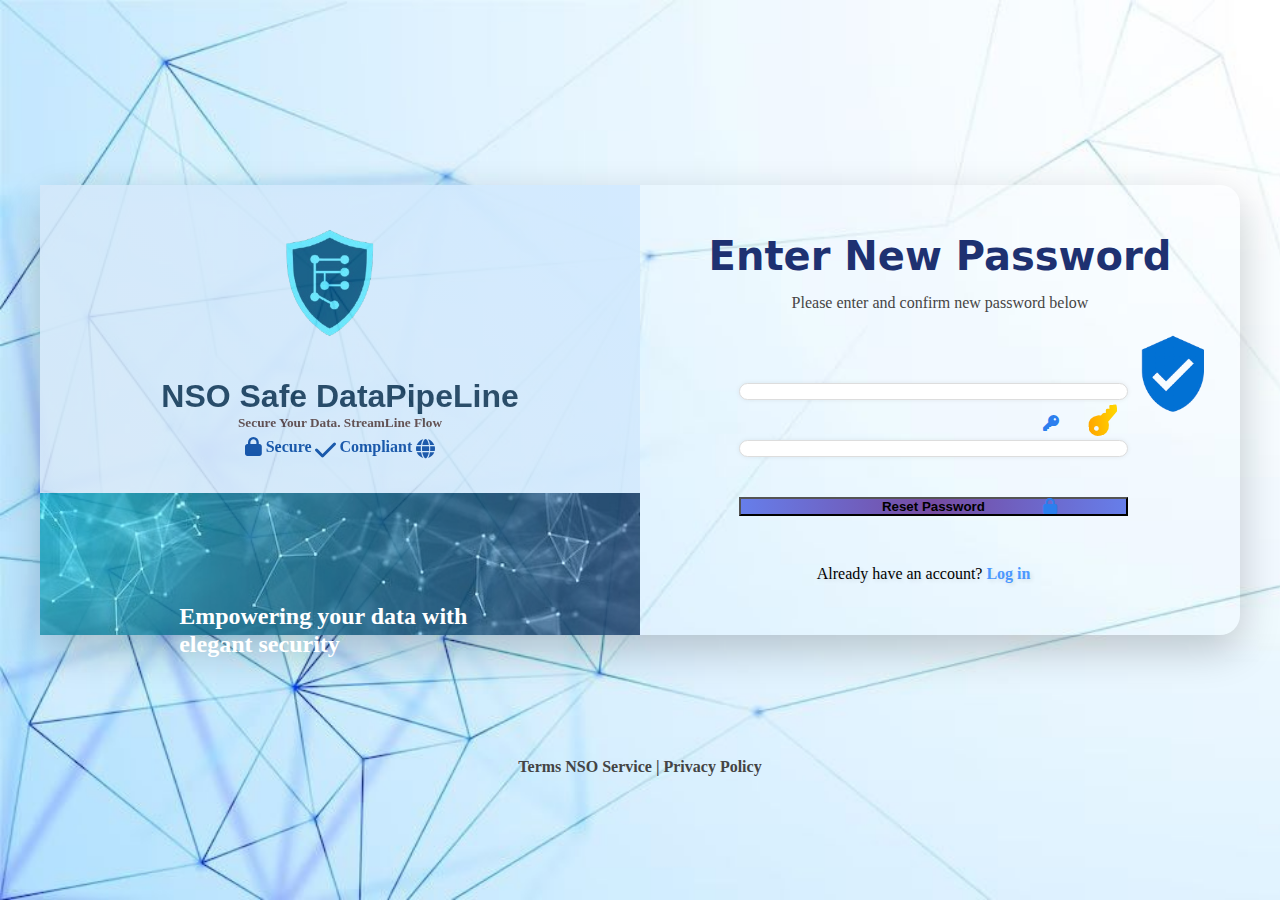
<file: SafeDataTool_Frontend/html/new_pass.html>
<!DOCTYPE html>
<html lang="en">

<head>
    <meta charset="UTF-8">
    <meta name="viewport" content="width=device-width, initial-scale=1.0">
    <title>NSO Safe DataPipeline - Sign Up</title>
    <link rel="stylesheet" href="../css/style.css">
    <link rel="stylesheet" href="../css/new_pass.css">
    <link href="https://fonts.googleapis.com/css2?family=Poppins:wght@300;400;500;600;700&display=swap"
        rel="stylesheet">
    <link rel="stylesheet" href="https://cdnjs.cloudflare.com/ajax/libs/font-awesome/6.5.2/css/all.min.css">
    <link href="https://cdn.jsdelivr.net/npm/bootstrap@5.3.8/dist/css/bootstrap.min.css" rel="stylesheet"
        integrity="sha384-sRIl4kxILFvY47J16cr9ZwB07vP4J8+LH7qKQnuqkuIAvNWLzeN8tE5YBujZqJLB" crossorigin="anonymous">
</head>

<body id="body">
    <div class="main-container">
        <div class="text" style="z-index: 99;">
            <span class="empowering">Empowering your data with</span>
            <br>
            <span class="empowering" style="line-height: 1.2"> elegant security</span>
        </div>
        <div class="signup-container">
            <img class="side-sheild" src="../assets/side-sheild.png" alt="">
            <div class="image-container">
                <div class="sheild-container">
                    <img src="../assets/sheild-logo3.png" class="sheild-image" alt="">
                    <div class="text-div">
                        <h1 class="nso-text">NSO Safe DataPipeLine</h1>
                        <h5 style="color: #533c3c;">Secure Your Data. StreamLine Flow</h5>
                        <div class="div-logo">
                            <i style="font-size: 1.2rem;" class="fa-solid fa-lock logo-color"></i>
                            <span class="secure-class">Secure</span>
                            <i style="font-size: 1.5rem;" class="fa-solid fa-check logo-color"></i>
                            <span class="secure-class">Compliant</span>
                            <i style="font-size: 1.2rem;" class="fa-solid fa-globe logo-color globe"></i>
                        </div>
                    </div>
                </div>
                <div class="cyber-container">
                    <img style="width: 100%;" src="../assets/blue-bg4.jpg" alt="">
                </div>
            </div>
            <div class="new_pass-container">
                <div class="div2">
                    <div class="common styles">
                        <h1 style="font-weight: bold; font-size: 2.5rem;">Enter New Password</h1>
                    </div>

                    <div class="second_line" style="margin-bottom: 5%; margin-top: 2.5%;">
                        <h7 style="color: rgb(70, 69, 69);">Please enter and confirm new password below</h7>
                    </div>
                    <form class="form">

                        <div>
                            <input type="password" style="width: 80%; font-weight: 500;"
                                class="form-control  input-tag rounded-4" id="password"
                                placeholder="Create your strong password">
                            <i style="top: 46.1%;left: 81.5%;" class="fa-solid fa-key icons"></i>
                            <i class="fa-solid fa-key key"></i>
                        </div>

                        <div>
                            <input type="password" style="width: 80%; font-weight: 500;"
                                class="form-control input-tag rounded-4" id="password" placeholder="Confirm Password">
                            <i style="top: 55.3%;left: 81.5%;" class="fa-solid fa-lock icons"></i>
                        </div>
                        <button type="submit" style="width: 80%; font-weight: 700;"
                            class="btn btn-primary btn-custom">Reset Password</button>

                        <p style="text-shadow: 2px 2px 4px rgba(0,0,0,0.1);" class="paragraph">Already have an account?
                            <span style="color: #4b98ff; font-weight: 700;">Log in</span></p>

                    </form>
                </div>
            </div>
        </div>
        <p class="terms">Terms NSO Service | Privacy Policy</p>
    </div>
</body>

</html>
</file>
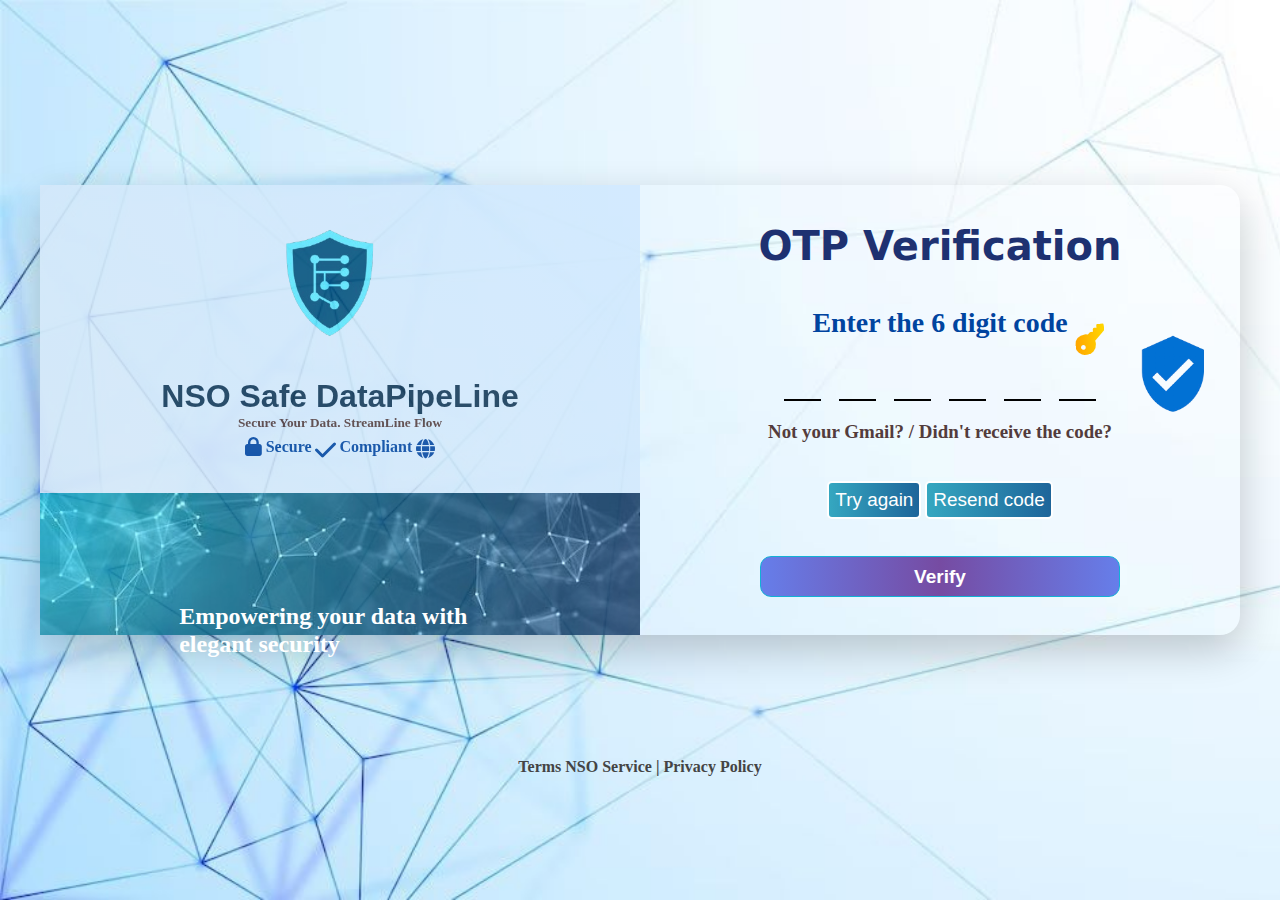
<file: SafeDataTool_Frontend/html/otp.html>
<!DOCTYPE html>
<html lang="en">
<head>
    <meta charset="UTF-8">
    <meta name="viewport" content="width=device-width, initial-scale=1.0">
    <title>NSO Safe DataPipeline - Sign Up</title>
    <link rel="stylesheet" href="../css/style.css">
    <link rel="stylesheet" href="../css/otp.css">
    <link href="https://fonts.googleapis.com/css2?family=Poppins:wght@300;400;500;600;700&display=swap" rel="stylesheet">
    <link rel="stylesheet" href="https://cdnjs.cloudflare.com/ajax/libs/font-awesome/6.5.2/css/all.min.css">
    <link href="https://cdn.jsdelivr.net/npm/bootstrap@5.3.8/dist/css/bootstrap.min.css" rel="stylesheet" integrity="sha384-sRIl4kxILFvY47J16cr9ZwB07vP4J8+LH7qKQnuqkuIAvNWLzeN8tE5YBujZqJLB" crossorigin="anonymous">
</head>
<body id="body">
    <div class="main-container">
      <i class="fa-solid fa-key key"></i>
        <div class="text" style="z-index: 99;">
          <span class="empowering">Empowering your data with</span>
          <br>
          <span class="empowering" style="line-height: 1.2"> elegant security</span>
        </div>
        <div class="signup-container">
          <img class="side-sheild" src="../assets/side-sheild.png" alt="">
            <div class="image-container">
                <div class="sheild-container">
                  <img src="../assets/sheild-logo3.png" class="sheild-image" alt="">
                  <div class="text-div">
                    <h1 class="nso-text">NSO Safe DataPipeLine</h1>
                    <h5 style="color: #533c3c;">Secure Your Data. StreamLine Flow</h5>
                    <div class="div-logo">
                      <i style="font-size: 1.2rem;" class="fa-solid fa-lock logo-color"></i>
                      <span class="secure-class">Secure</span>
                      <i style="font-size: 1.5rem;" class="fa-solid fa-check logo-color"></i>
                      <span class="secure-class">Compliant</span>
                      <i style="font-size: 1.2rem;" class="fa-solid fa-globe logo-color globe"></i>
                    </div>
                  </div>
                </div>
                <div class="cyber-container">
                  <img style="width: 100%;" src="../assets/blue-bg4.jpg" alt="">
                </div>
            </div>
            <div class="otp-container">
                <form action="" style="height: 100%;">
                  <div class="div2">
                    <div class="common styles">
                        <h1 style="font-weight: bold; font-size: 2.5rem;">OTP Verification</h1>
                    </div>
                    <span class='specific'>Enter the 6 digit code</span> 
                    <div class="data">
                        <input type="text" maxlength="1" class="otpNumber common" id="one" onkeyup="restricting(event)" autocomplete="off">
                        <input type="text" maxlength="1" class="otpNumber common" id="one" onkeyup="restricting(event)" autocomplete="off">
                        <input type="text" maxlength="1" class="otpNumber common" id="one" onkeyup="restricting(event)" autocomplete="off">
                        <input type="text" maxlength="1" class="otpNumber common" id="one" onkeyup="restricting(event)" autocomplete="off">
                        <input type="text" maxlength="1" class="otpNumber common" id="one" onkeyup="restricting(event)" autocomplete="off">
                        <input type="text" maxlength="1" class="otpNumber common" id="one" onkeyup="restricting(event)" autocomplete="off">
                    </div>
                    <span class="common number" style='font-family: "Times New Roman", Times, serif; color: #533c3c;
'>
                        Not your Gmail? / Didn't receive the code?
                    </span>
                    <div>
                        <!--<a href="/static/html_folder/forgot_pass.html" class='links'>Try again</a>-->
                        <button class='links'>Try again</button>
                        <button class='links' id="resend">Resend code</button>
                    </div>
                    <button id='submit' class="common verify existing transition delay-50 duration-100 ease-in-out hover:-translate-z-1 hover:scale-106" style="color: white;">Verify</button>
                </div>
                </form>
            </div>
    </div>
        <p class="terms">Terms NSO Service | Privacy Policy</p>
    </div>
</body>
<script src="../js/otp.js"></script>
<script>
        function restricting(event){
            if(event.key == 'ArrowLeft'){
                if(event.target.previousElementSibling){
                    event.target.previousElementSibling.focus();
                    return;
                }
                else{
                    event.target.focus();
                    return;
                }
            }
            else if(event.key == 'ArrowRight'){
                if(event.target.nextElementSibling){
                    event.target.nextElementSibling.focus();
                    return;
                }
                else{
                    event.target.focus();
                    return;
                }
            }
            else if (/[0-9]/.test(event.target.value)) {
                if(event.target.nextElementSibling){
                    event.target.nextElementSibling.focus();
                }
                else{
                    document.querySelector('#submit').focus()
                }
            }
            else{
                event.target.value = '';
            }
        }
    </script>
</html>
</file>
<file: SafeDataTool/style.css>
/* --- General Setup & Body Background --- */
* {
    margin: 0;
    padding: 0;
    box-sizing: border-box;
}

body {
    background-image: url('assets/bg4.jpg');
    background-size: cover;
    background-repeat: no-repeat;
}

.main-container{
    height: 100vh;
    width: 100vw;
    display: flex;
    justify-content: center;  /* horizontally center */
    align-items: center;
    flex-direction: column;
}
/* --- Main Signup Container --- */
.signup-container {
    display: flex;
    width: 1200px;
    height: 450px;
    border-radius: 20px;
    box-shadow: 0 15px 40px rgba(0, 0, 0, 0.1);
}

.image-container{
    height: 100%;
    width: 50%;
    display: flex;
    flex-direction: column;
    background: linear-gradient(45deg, #a8d2f3, #ddedfb);
    opacity: 0.87;
}

.form-container{
    height:100%;
    width:50%;
}

.image1{
    height: 65%;
    width: 100%;
}
.image2{
    height: 25%;
    width: 100%;
}

.nso-image{
    width: 542px;
    height: 315px;
    display: block;
    object-fit: contain;
    object-position: center;
}

.rightbox{
    display: flex;
    flex-direction: column;
    height: 100%;
    width: 100%;
    padding: 40px;
}

.form{
    flex: 1;
}

.text-box{
    margin-left: 7%;
    margin-bottom: 2%;
}

.btn-custom{
    background: linear-gradient(90deg, #667eea, #764ba2, #667eea);
}

.paragraph{
    margin-top: 2%;
    margin-left: 16%;
}
.input-div{
    display: flex;
}

.icons{
    position: absolute;
    right: 19.7%;
    color: #2c7fee;
    /* */
}

.input-tag {
  border: 1px solid #ddd;
  border-radius: 12px;
  transition: all 0.3s ease;
  box-shadow: 0 0 5px rgba(0,0,0,0.07);
}

.input-tag:focus {
  border-color: #4a90e2;
  box-shadow: 0 0 8px rgba(74,144,226,0.4);
  outline: none;
}

.sheild-container{
    /* background-color: #a8d2f3; */
    display: flex;
    flex-direction: column;
    justify-content: center;
    align-items: center;
}

.nso-text{
    color: #113655;
    font-family: sans-serif;
    font-weight: 700;
}

.text-div{
    position: absolute;
    top: 42%;
    display: flex;
    flex-direction: column;
    align-items: center;
}

.sheild-image{
    height: 82%;
    margin-top: -112px;
}

.logo-color{
    color: #00449f
}

.div-logo{
    display: flex;
    width: 53%;
    justify-content: space-between;
    margin-top: 9%;
}

.globe{
    position: relative;
    bottom: -2px;
}
</file>
<file: SafeDataTool/css/style.css>
/* --- General Setup & Body Background --- */
* {
    margin: 0;
    padding: 0;
    box-sizing: border-box;
}

body {
    background-image: url('../assets/bg4.jpg');
    background-size: cover;
    background-repeat: no-repeat;
}

.main-container{
    height: 100vh;
    width: 100vw;
    display: flex;
    justify-content: space-evenly;  /* horizontally center */
    align-items: center;
    flex-direction: column;
}
/* --- Main Signup Container --- */
.signup-container {
    display: flex;
    width: 1200px;
    height: 450px;
    border-radius: 20px;
    margin-top: 4.8%;
    box-shadow: 0 15px 40px rgba(0, 0, 0, 0.2);
}

.image-container{
    height: 100%;
    width: 50%;
    display: flex;
    flex-direction: column;
    background: linear-gradient(45deg, #d9e9f7, #d0e9ff);;
    opacity: 0.87;
    overflow: hidden;
}

.form-container{
    height:100%;
    width:50%;
}

.image1{
    height: 65%;
    width: 100%;
}
.image2{
    height: 25%;
    width: 100%;
}

.nso-image{
    width: 542px;
    height: 315px;
    display: block;
    object-fit: contain;
    object-position: center;
}

.rightbox{
    display: flex;
    flex-direction: column;
    height: 100%;
    width: 100%;
    padding: 40px;
}

.form{
    height: 100%;
    display: flex;
    flex-direction: column;
    justify-content: space-evenly;
}

.text-box{
    margin-left: 7%;
    margin-bottom: 2%;
}

.btn-custom{
    background: linear-gradient(90deg, #667eea, #764ba2, #667eea);
}

.paragraph{
    margin-top: 2%;
    margin-left: 16%;
}
.input-div{
    display: flex;
}

.icons{
    position: absolute;
    right: 19.7%;
    color: #2c7fee;
    /* */
}

.input-tag {
  border: 1px solid #ddd;
  border-radius: 12px;
  transition: all 0.3s ease;
  box-shadow: 0 0 5px rgba(0,0,0,0.07);
}

.input-tag:focus {
  border-color: #4a90e2;
  box-shadow: 0 0 8px rgba(74,144,226,0.4);
  outline: none;
}

.sheild-container{
    /* background-color: #a8d2f3; */
    display: flex;
    flex-direction: column;
    justify-content: center;
    align-items: center;
}

.nso-text{
    color: #113655;
    font-family: sans-serif;
    font-weight: 700;
}

.text-div{
    position: absolute;
    top: 42%;
    display: flex;
    flex-direction: column;
    align-items: center;
}

.sheild-image{
    height: 82%;
    margin-top: -112px;
}

.logo-color{
    color: #00449f
}

.div-logo{
    display: flex;
    width: 53%;
    justify-content: space-between;
    margin-top: 2%;
}

.globe{
    position: relative;
    bottom: -2px;
}

.key{
    background: linear-gradient(to right, #FFD700, #FFA500);
    -webkit-background-clip: text;
    -webkit-text-fill-color: transparent;
    font-size: 1.9rem;
    transform: rotate(175deg);
    margin-left: 2%;
    margin-bottom: 2%;
}

.side-sheild{
    width: 6%;
    position: absolute;
    right: 5.4%;
    top: 37%;
}

.terms{
    position: relative;
    color: #444444;
    font-weight: 600;
}

.secure-class{
    color: #00449f;
    font-weight: 700;
}

.text{
    position: absolute;
    top: 67%;
    left: 14%;
}

.empowering{
    font-weight: bolder;
    color: white;
    font-size: 1.5rem;
}
</file>
<file: SafeDataTool/css/forgot_pass.css>
* {
    margin: 0;
    padding: 0;
    box-sizing: border-box;
}

body {
    background-image: url('../assets/bg4.jpg');
    background-size: cover;
    background-repeat: no-repeat;
}

.main-container{
    height: 100vh;
    width: 100vw;
    display: flex;
    justify-content: space-evenly;  /* horizontally center */
    align-items: center;
    flex-direction: column;
}

.email-div{
    width: 85%;
    margin-left: 13%;
    display: flex;
    justify-content: space-around;
    flex-direction: column;
    height: 43%;
}

.forgot-container{
    height:100%;
    width:50%;
}

.forgot-button{
    background: linear-gradient(90deg, #667eea, #764ba2, #667eea);
    width: 80%;
    /* margin-left: -3%; */
}

.div2{
    display: flex;
    height: 100%;
    justify-content: space-evenly;
    flex-direction: column;
    align-items: center;
}

.key-forgot{
    position: relative;
    background: linear-gradient(to right, #FFD700, #FFA500);
    -webkit-background-clip: text;
    -webkit-text-fill-color: transparent;
    font-size: 1.9rem;
    transform: rotate(175deg);
    bottom: 79%;
    right: -80%;
}

.email-safe{
    display: flex;
    align-items: center;
    justify-content: space-around;
    margin-left: -1%;
}
.safe-text{
    width: 57%;
    color: #606162;
    font-weight: 600;
    font-size: 2.7vh;
    margin-left: -7%;
}
.cat-shield{
    width: 15%;
    /* height: 34%; */
    font-size: 6.1vh;
}
.signin-text{
    font-size: 2.3vh;
    color: #2c7fee;
    font-weight: 600;
    font-family: system-ui;
}
.logo-text{
    display: flex;
    align-items: center;
}
/* .styling{
    margin-top: 10px;
    color: white;
    font-size: 18px;
    text-align: center;
    font-family: "Conv_Cambria Italic" !important;

} */

/* ::placeholder{
    color: white;
} */

.existing{
    width: 402px;
    font-size: 16px;
    height: 34px;
    border: 1px solid #d51912;
    border-radius: 5px;
    color: #442e2e;
    background-color: #d51912;
}

.common{
    color: #fff;
    font-size: 2.1vh;
}

.data{
    display: flex;
    width: 55%;
    flex-direction: row;
    margin-bottom: -2vh;
    justify-content: space-around;
}

.otpNumber{
    outline: none;
    border: none;
    text-align: center;
    font-size: 2.1vh;
    padding-left: 7px;
    width: 11%;
    border-bottom: 2px solid #000000;
    background: none;
}
.styles{
    /* font-weight: 500; */
    color: #1e3171;
    font-family: system-ui, -apple-system, BlinkMacSystemFont, 'Segoe UI', Roboto, Oxygen, Ubuntu, Cantarell, 'Open Sans', 'Helvetica Neue', sans-serif;
}
.verify{
    border: 1px solid #d51912;
    height: 13%;
    border-radius: 26px;
    border: 2px solid #12b1d5;
    font-size: 3.2vh;
    font-weight: bolder;
    background: linear-gradient(90deg, #667eea, #764ba2, #667eea);;
}

.specific{
    color: #606162;
    font-weight: 600;
    font-size: 2.5vh;
    width: 69%;
    display: block;
    font-family: system-ui;
}

.links{
    font-size: 2.1vh;
    color: white;
    text-decoration: none;
    font-weight: 500;
    padding: 6px;
    border: 2px solid ;
    border-radius: 5px;
    background: linear-gradient(to right, #35a7c0, #1e659a);
}

input::-webkit-inner-spin-button,
input::-webkit-outer-spin-button{
    -webkit-appearance: none;
    margin:0;
}

.btn-resend{
    width: 24%;
    height: 7%;
    display: flex;
    justify-content: center;
}
</file>
<file: SafeDataTool/css/login.css>
* {
    margin: 0;
    padding: 0;
    box-sizing: border-box;
}

body {
    background-image: url('../assets/bg4.jpg');
    background-size: cover;
    background-repeat: no-repeat;
}

.main-container{
    height: 100vh;
    width: 100vw;
    display: flex;
    justify-content: space-evenly;  /* horizontally center */
    align-items: center;
    flex-direction: column;
}


.forgot-password{
    margin-left: 26%;
    background: none;
    color: black;
    font-weight: bold;
    outline: none;
    border: none;
    width: 33%;
}

.key-login{
    position: relative;
    background: linear-gradient(to right, #FFD700, #FFA500);
    -webkit-background-clip: text;
    -webkit-text-fill-color: transparent;
    font-size: 1.9rem;
    transform: rotate(175deg);
    bottom: 49%;
    right: -80%;
}

/* .login-form{
    height: 100%;
    display: flex;
    flex-direction: column;
    justify-content: space-evenly;
} */
</file>
<file: SafeDataTool/css/login2.css>
.styles{
    /* font-weight: 500; */
    color: #1e3171;
    font-family: system-ui, -apple-system, BlinkMacSystemFont, 'Segoe UI', Roboto, Oxygen, Ubuntu, Cantarell, 'Open Sans', 'Helvetica Neue', sans-serif;   
}

.rightbox-center{
    align-items: center;
}
</file>
<file: SafeDataTool/css/new_pass.css>
/* --- General Setup & Body Background --- */
* {
    margin: 0;
    padding: 0;
    box-sizing: border-box;
}

body {
    background-image: url('../assets/bg4.jpg');
    background-size: cover;
    background-repeat: no-repeat;
}

.main-container{
    height: 100vh;
    width: 100vw;
    display: flex;
    justify-content: space-evenly;  /* horizontally center */
    align-items: center;
    flex-direction: column;
}
/* --- Main Signup Container --- */
.signup-container {
    display: flex;
    width: 1200px;
    height: 450px;
    border-radius: 20px;
    margin-top: 4.8%;
    box-shadow: 0 15px 40px rgba(0, 0, 0, 0.2);
}

.image-container{
    height: 100%;
    width: 50%;
    display: flex;
    flex-direction: column;
    background: linear-gradient(45deg, #d9e9f7, #d0e9ff);;
    opacity: 0.87;
    overflow: hidden;
}

.form-container{
    height:100%;
    width:50%;
}

.image1{
    height: 65%;
    width: 100%;
}
.image2{
    height: 25%;
    width: 100%;
}

.nso-image{
    width: 542px;
    height: 315px;
    display: block;
    object-fit: contain;
    object-position: center;
}

.rightbox{
    display: flex;
    flex-direction: column;
    height: 100%;
    width: 100%;
    padding: 40px;
}

.form{
    height: 100%;
    display: flex;
    flex-direction: column;
    justify-content: space-evenly;
    width: 81%;
    margin-left: 14%;
}

.text-box{
    margin-left: 7%;
    margin-bottom: 2%;
}

.btn-custom{
    background: linear-gradient(90deg, #667eea, #764ba2, #667eea);
}

.paragraph{
    margin-top: 2%;
    margin-left: 16%;
}
.input-div{
    display: flex;
}

.icons{
    position: absolute;
    right: 19.7%;
    color: #2c7fee;
    /* */
}

.input-tag {
  border: 1px solid #ddd;
  border-radius: 12px;
  transition: all 0.3s ease;
  box-shadow: 0 0 5px rgba(0,0,0,0.07);
}

.input-tag:focus {
  border-color: #4a90e2;
  box-shadow: 0 0 8px rgba(74,144,226,0.4);
  outline: none;
}

.sheild-container{
    /* background-color: #a8d2f3; */
    display: flex;
    flex-direction: column;
    justify-content: center;
    align-items: center;
}

.nso-text{
    color: #113655;
    font-family: sans-serif;
    font-weight: 700;
}

.text-div{
    position: absolute;
    top: 42%;
    display: flex;
    flex-direction: column;
    align-items: center;
}

.sheild-image{
    height: 82%;
    margin-top: -112px;
}

.logo-color{
    color: #00449f
}

.div-logo{
    display: flex;
    width: 53%;
    justify-content: space-between;
    margin-top: 2%;
}

.globe{
    position: relative;
    bottom: -2px;
}

.key{
    background: linear-gradient(to right, #FFD700, #FFA500);
    -webkit-background-clip: text;
    -webkit-text-fill-color: transparent;
    font-size: 1.9rem;
    transform: rotate(175deg);
    margin-left: 2%;
    margin-bottom: 2%;
}

.side-sheild{
    width: 6%;
    position: absolute;
    right: 5.4%;
    top: 37%;
}

.terms{
    position: relative;
    color: #444444;
    font-weight: 600;
}

.secure-class{
    color: #00449f;
    font-weight: 700;
}

.text{
    position: absolute;
    top: 67%;
    left: 14%;
}

.empowering{
    font-weight: bolder;
    color: white;
    font-size: 1.5rem;
}

.new_pass-container{
    height:100%;
    width:50%;
    align-self: center;
}


.div2{
    display: flex;
    height: 100%;
    justify-content: space-evenly;
    flex-direction: column;
    align-items: center;
}
.styling{
    margin-top: 10px;
    color: white;
    font-size: 18px;
    text-align: center;
    font-family: "Conv_Cambria Italic" !important;

}

::placeholder{
    color: white;
}

.existing{
    width: 402px;
    font-size: 16px;
    height: 34px;
    border: 1px solid #d51912;
    border-radius: 5px;
    color: #442e2e;
    background-color: #d51912;
}

.common{
    color: #fff;
    font-size: 2.1vh;
}

.data{
    display: flex;
    width: 55%;
    flex-direction: row;
    margin-bottom: -2vh;
    justify-content: space-around;
}

.otpNumber{
    outline: none;
    border: none;
    text-align: center;
    font-size: 2.1vh;
    padding-left: 7px;
    width: 11%;
    border-bottom: 2px solid #000000;
    background: none;
}
.styles{
    /* font-weight: 500; */
    color: #1e3171;
    font-family: system-ui, -apple-system, BlinkMacSystemFont, 'Segoe UI', Roboto, Oxygen, Ubuntu, Cantarell, 'Open Sans', 'Helvetica Neue', sans-serif;
}
.verify{
    border: 1px solid #d51912;
    height: 13%;
    border-radius: 26px;
    border: 2px solid #12b1d5;
    font-size: 3.2vh;
    font-weight: bolder;
    background: linear-gradient(90deg, #667eea, #764ba2, #667eea);;
}

.specific{
    color: #00449f;
    font-weight: 700;
    font-size: 3.1vh;
    font-family: 'Times New Roman', Times, serif;
}

.links{
    font-size: 2.1vh;
    color: white;
    text-decoration: none;
    font-weight: 500;
    padding: 6px;
    border: 2px solid ;
    border-radius: 5px;
    background: linear-gradient(to right, #35a7c0, #1e659a);
}

input::-webkit-inner-spin-button,
input::-webkit-outer-spin-button{
    -webkit-appearance: none;
    margin:0;
}

.btn-resend{
    width: 24%;
    height: 7%;
    display: flex;
    justify-content: center;
}
</file>
<file: SafeDataTool/css/otp.css>
* {
    margin: 0;
    padding: 0;
    box-sizing: border-box;
}

body {
    background-image: url('../assets/bg4.jpg');
    background-size: cover;
    background-repeat: no-repeat;
}

.main-container{
    height: 100vh;
    width: 100vw;
    display: flex;
    justify-content: space-evenly;  /* horizontally center */
    align-items: center;
    flex-direction: column;
}

.otp-container{
    height:100%;
    width:50%;
}

.div2{
    display: flex;
    height: 100%;
    justify-content: space-evenly;
    flex-direction: column;
    align-items: center;
}
.styling{
    margin-top: 10px;
    color: white;
    font-size: 18px;
    text-align: center;
    font-family: "Conv_Cambria Italic" !important;

}

::placeholder{
    color: white;
}

.existing{
    width: 402px;
    font-size: 16px;
    height: 34px;
    border: 1px solid #d51912;
    border-radius: 5px;
    color: #442e2e;
    background-color: #d51912;
}

.common{
    color: #fff;
    font-size: 2.1vh;
}

.data{
    display: flex;
    width: 55%;
    flex-direction: row;
    margin-bottom: -2vh;
    justify-content: space-around;
}

.otpNumber{
    outline: none;
    border: none;
    text-align: center;
    font-size: 2.1vh;
    padding-left: 7px;
    width: 11%;
    border-bottom: 2px solid #000000;
    background: none;
}
.styles{
    /* font-weight: 500; */
    color: #1e3171;
    font-family: system-ui, -apple-system, BlinkMacSystemFont, 'Segoe UI', Roboto, Oxygen, Ubuntu, Cantarell, 'Open Sans', 'Helvetica Neue', sans-serif;
}
.verify{
    border: 1px solid #d51912;
    height: 13%;
    border-radius: 26px;
    border: 2px solid #12b1d5;
    font-size: 3.2vh;
    font-weight: bolder;
    background: linear-gradient(90deg, #667eea, #764ba2, #667eea);;
}

.specific{
    color: #00449f;
    font-weight: 700;
    font-size: 3.1vh;
    font-family: 'Times New Roman', Times, serif;
}

.links{
    font-size: 2.1vh;
    color: white;
    text-decoration: none;
    font-weight: 500;
    padding: 6px;
    border: 2px solid ;
    border-radius: 5px;
    background: linear-gradient(to right, #35a7c0, #1e659a);
}

input::-webkit-inner-spin-button,
input::-webkit-outer-spin-button{
    -webkit-appearance: none;
    margin:0;
}

.btn-resend{
    width: 24%;
    height: 7%;
    display: flex;
    justify-content: center;
}
</file>
<file: SafeDataTool_Frontend/css/style.css>
/* --- General Setup & Body Background --- */
@import url('https://fonts.googleapis.com/css?family=Lato:100&display=swap');
* {
    margin: 0;
    padding: 0;
    box-sizing: border-box;
}

body {
    background-image: url('../assets/bg4.jpg');
    background-size: cover;
    background-repeat: no-repeat;
}

.main-container{
    height: 100vh;
    width: 100vw;
    display: flex;
    justify-content: space-evenly;  /* horizontally center */
    align-items: center;
    flex-direction: column;
}
/* --- Main Signup Container --- */
.signup-container {
    display: flex;
    width: 1200px;
    height: 450px;
    border-radius: 20px;
    margin-top: 4.8%;
    box-shadow: 0 15px 40px rgba(0, 0, 0, 0.2);
}

.image-container{
    height: 100%;
    width: 50%;
    display: flex;
    flex-direction: column;
    background: linear-gradient(45deg, #d9e9f7, #d0e9ff);;
    opacity: 0.87;
    overflow: hidden;
}

.image1{
    height: 65%;
    width: 100%;
}
.image2{
    height: 25%;
    width: 100%;
}

.nso-image{
    width: 542px;
    height: 315px;
    display: block;
    object-fit: contain;
    object-position: center;
}

.rightbox{
    display: flex;
    flex-direction: column;
    height: 100%;
    width: 100%;
    padding: 40px;
}

.form{
    height: 100%;
    display: flex;
    flex-direction: column;
    justify-content: space-evenly;
}

.text-box{
    margin-left: 7%;
    margin-bottom: 2%;
}

.btn-custom{
    background: linear-gradient(90deg, #667eea, #764ba2, #667eea);
}

.paragraph{
    margin-top: 2%;
    margin-left: 16%;
}

.form-container{
    height:100%;
    width:50%;
}

.input-div{
    display: flex;
}

.icons{
    position: absolute;
    right: 19.7%;
    color: #2c7fee;
}

.input-tag {
  border: 1px solid #ddd;
  border-radius: 12px;
  transition: all 0.3s ease;
  box-shadow: 0 0 5px rgba(0,0,0,0.07);
}

.input-tag:focus {
  border-color: #4a90e2;
  box-shadow: 0 0 8px rgba(74,144,226,0.4);
  outline: none;
}

.sheild-container{
    /* background-color: #a8d2f3; */
    display: flex;
    flex-direction: column;
    justify-content: center;
    align-items: center;
}

.nso-text{
    color: #113655;
    font-family: sans-serif;
    font-weight: 700;
}

.text-div{
    position: absolute;
    top: 42%;
    display: flex;
    flex-direction: column;
    align-items: center;
}

.sheild-image{
    height: 82%;
    margin-top: -112px;
}

.logo-color{
    color: #00449f
}

.div-logo{
    display: flex;
    width: 53%;
    justify-content: space-between;
    margin-top: 2%;
}

.globe{
    position: relative;
    bottom: -2px;
}

.key{
    background: linear-gradient(to right, #FFD700, #FFA500);
    -webkit-background-clip: text;
    -webkit-text-fill-color: transparent;
    font-size: 1.9rem;
    transform: rotate(175deg);
    margin-left: 2%;
    margin-bottom: 2%;
}

.side-sheild{
    width: 6%;
    position: absolute;
    right: 5.4%;
    top: 37%;
}

.terms{
    position: relative;
    color: #444444;
    font-weight: 600;
}

.secure-class{
    color: #00449f;
    font-weight: 700;
}

.text{
    position: absolute;
    top: 67%;
    left: 14%;
}

.empowering{
    font-weight: bolder;
    color: white;
    font-size: 1.5rem;
}

.fancy-input {
  width: 80%;
  padding: 12px 18px;
  font-size: 16px;
  font-weight: 500;
  border: 1px solid #ddd;
  border-radius: 12px;
  background: #fff;
  transition: all 0.3s ease;
  box-shadow: 0 0 6px rgba(0,0,0,0.05); /* subtle base shadow */
}

/* Hover effect — moves input forward evenly */
.fancy-input:hover {
  transform: translateZ(5px) scale(1.03); /* centered glow */
  border-color: #4a90e2;
}

/* Focus effect for typing */
.fancy-input:focus {
  outline: none;
  transform: translateY(-5px) scale(1.03);
 /* balanced glow */
  border-color: #2c7fee;
}
</file>
<file: SafeDataTool_Frontend/css/forgot_pass.css>
* {
    margin: 0;
    padding: 0;
    box-sizing: border-box;
}

body {
    background-image: url('../assets/bg4.jpg');
    background-size: cover;
    background-repeat: no-repeat;
}

.main-container{
    height: 100vh;
    width: 100vw;
    display: flex;
    justify-content: space-evenly;  /* horizontally center */
    align-items: center;
    flex-direction: column;
}

.email-div{
    width: 85%;
    margin-left: 13%;
    display: flex;
    justify-content: space-around;
    flex-direction: column;
    height: 43%;
}

.forgot-container{
    height:100%;
    width:50%;
}

.forgot-button{
    background: linear-gradient(90deg, #667eea, #764ba2, #667eea);
    width: 80%;
    /* margin-left: -3%; */
}

.div2{
    display: flex;
    height: 100%;
    justify-content: space-evenly;
    flex-direction: column;
    align-items: center;
}

.key-forgot{
    position: relative;
    background: linear-gradient(to right, #FFD700, #FFA500);
    -webkit-background-clip: text;
    -webkit-text-fill-color: transparent;
    font-size: 1.9rem;
    transform: rotate(175deg);
    bottom: 79%;
    right: -80%;
}

.email-safe{
    display: flex;
    align-items: center;
    justify-content: space-around;
    margin-left: -1%;
}
.safe-text{
    width: 57%;
    color: #606162;
    font-weight: 600;
    font-size: 2.7vh;
    margin-left: -7%;
}
.cat-shield{
    width: 15%;
    /* height: 34%; */
    font-size: 6.1vh;
}
.signin-text{
    font-size: 2.3vh;
    color: #2c7fee;
    font-weight: 600;
    font-family: system-ui;
}
.logo-text{
    display: flex;
    align-items: center;
}
/* .styling{
    margin-top: 10px;
    color: white;
    font-size: 18px;
    text-align: center;
    font-family: "Conv_Cambria Italic" !important;

} */

/* ::placeholder{
    color: white;
} */

.existing{
    width: 402px;
    font-size: 16px;
    height: 34px;
    border: 1px solid #d51912;
    border-radius: 5px;
    color: #442e2e;
    background-color: #d51912;
}

.common{
    color: #fff;
    font-size: 2.1vh;
}

.data{
    display: flex;
    width: 55%;
    flex-direction: row;
    margin-bottom: -2vh;
    justify-content: space-around;
}

.otpNumber{
    outline: none;
    border: none;
    text-align: center;
    font-size: 2.1vh;
    padding-left: 7px;
    width: 11%;
    border-bottom: 2px solid #000000;
    background: none;
}
.styles{
    /* font-weight: 500; */
    color: #1e3171;
    font-family: system-ui, -apple-system, BlinkMacSystemFont, 'Segoe UI', Roboto, Oxygen, Ubuntu, Cantarell, 'Open Sans', 'Helvetica Neue', sans-serif;
}
.verify{
    border: 1px solid #d51912;
    height: 13%;
    border-radius: 26px;
    border: 2px solid #12b1d5;
    font-size: 3.2vh;
    font-weight: bolder;
    background: linear-gradient(90deg, #667eea, #764ba2, #667eea);;
}

.specific{
    color: #606162;
    font-weight: 600;
    font-size: 2.5vh;
    width: 69%;
    display: block;
    font-family: system-ui;
}

.links{
    font-size: 2.1vh;
    color: white;
    text-decoration: none;
    font-weight: 500;
    padding: 6px;
    border: 2px solid ;
    border-radius: 5px;
    background: linear-gradient(to right, #35a7c0, #1e659a);
}

input::-webkit-inner-spin-button,
input::-webkit-outer-spin-button{
    -webkit-appearance: none;
    margin:0;
}

.btn-resend{
    width: 24%;
    height: 7%;
    display: flex;
    justify-content: center;
}
</file>
<file: SafeDataTool_Frontend/css/new_pass.css>
/* --- General Setup & Body Background --- */
* {
    margin: 0;
    padding: 0;
    box-sizing: border-box;
}

body {
    background-image: url('../assets/bg4.jpg');
    background-size: cover;
    background-repeat: no-repeat;
}

.main-container{
    height: 100vh;
    width: 100vw;
    display: flex;
    justify-content: space-evenly;  /* horizontally center */
    align-items: center;
    flex-direction: column;
}
/* --- Main Signup Container --- */
.signup-container {
    display: flex;
    width: 1200px;
    height: 450px;
    border-radius: 20px;
    margin-top: 4.8%;
    box-shadow: 0 15px 40px rgba(0, 0, 0, 0.2);
}

.image-container{
    height: 100%;
    width: 50%;
    display: flex;
    flex-direction: column;
    background: linear-gradient(45deg, #d9e9f7, #d0e9ff);;
    opacity: 0.87;
    overflow: hidden;
}

.form-container{
    height:100%;
    width:50%;
}

.image1{
    height: 65%;
    width: 100%;
}
.image2{
    height: 25%;
    width: 100%;
}

.nso-image{
    width: 542px;
    height: 315px;
    display: block;
    object-fit: contain;
    object-position: center;
}

.rightbox{
    display: flex;
    flex-direction: column;
    height: 100%;
    width: 100%;
    padding: 40px;
}

.form{
    height: 65%;
    display: flex;
    flex-direction: column;
    justify-content: space-evenly;
    width: 81%;
    margin-left: 14%;
    margin-bottom: 10%;
}

.text-box{
    margin-left: 7%;
    margin-bottom: 2%;
}

.btn-custom{
    background: linear-gradient(90deg, #667eea, #764ba2, #667eea);
}

.paragraph{
    margin-top: 2%;
    margin-left: 16%;
}
.input-div{
    display: flex;
}

.icons{
    position: absolute;
    right: 19.7%;
    color: #2c7fee;
    /* */
}

.input-tag {
  border: 1px solid #ddd;
  border-radius: 12px;
  transition: all 0.3s ease;
  box-shadow: 0 0 5px rgba(0,0,0,0.07);
}

.input-tag:focus {
  border-color: #4a90e2;
  box-shadow: 0 0 8px rgba(74,144,226,0.4);
  outline: none;
}

.sheild-container{
    /* background-color: #a8d2f3; */
    display: flex;
    flex-direction: column;
    justify-content: center;
    align-items: center;
}

.nso-text{
    color: #113655;
    font-family: sans-serif;
    font-weight: 700;
}

.text-div{
    position: absolute;
    top: 42%;
    display: flex;
    flex-direction: column;
    align-items: center;
}

.sheild-image{
    height: 82%;
    margin-top: -112px;
}

.logo-color{
    color: #00449f
}

.div-logo{
    display: flex;
    width: 53%;
    justify-content: space-between;
    margin-top: 2%;
}

.globe{
    position: relative;
    bottom: -2px;
}

.key{
    background: linear-gradient(to right, #FFD700, #FFA500);
    -webkit-background-clip: text;
    -webkit-text-fill-color: transparent;
    font-size: 1.9rem;
    transform: rotate(175deg);
    position: absolute;
    left: 83%;
    top: 45%;
}

.side-sheild{
    width: 6%;
    position: absolute;
    right: 5.4%;
    top: 37%;
}

.terms{
    position: relative;
    color: #444444;
    font-weight: 600;
}

.secure-class{
    color: #00449f;
    font-weight: 700;
}

.text{
    position: absolute;
    top: 67%;
    left: 14%;
}

.empowering{
    font-weight: bolder;
    color: white;
    font-size: 1.5rem;
}

.new_pass-container{
    height:100%;
    width:50%;
    align-self: center;
}


.div2{
    display: flex;
    height: 100%;
    margin-top: 8%;
    justify-content: space-evenly;
    flex-direction: column;
    align-items: center;
}
.styling{
    margin-top: 10px;
    color: white;
    font-size: 18px;
    text-align: center;
    font-family: "Conv_Cambria Italic" !important;

}

::placeholder{
    color: white;
}

.existing{
    width: 402px;
    font-size: 16px;
    height: 34px;
    border: 1px solid #d51912;
    border-radius: 5px;
    color: #442e2e;
    background-color: #d51912;
}

.common{
    color: #fff;
    font-size: 2.1vh;
}

.data{
    display: flex;
    width: 55%;
    flex-direction: row;
    margin-bottom: -2vh;
    justify-content: space-around;
}

.otpNumber{
    outline: none;
    border: none;
    text-align: center;
    font-size: 2.1vh;
    padding-left: 7px;
    width: 11%;
    border-bottom: 2px solid #000000;
    background: none;
}
.styles{
    /* font-weight: 500; */
    color: #1e3171;
    font-family: system-ui, -apple-system, BlinkMacSystemFont, 'Segoe UI', Roboto, Oxygen, Ubuntu, Cantarell, 'Open Sans', 'Helvetica Neue', sans-serif;
}
.verify{
    border: 1px solid #d51912;
    height: 13%;
    border-radius: 26px;
    border: 2px solid #12b1d5;
    font-size: 3.2vh;
    font-weight: bolder;
    background: linear-gradient(90deg, #667eea, #764ba2, #667eea);;
}

.specific{
    color: #00449f;
    font-weight: 700;
    font-size: 3.1vh;
    font-family: 'Times New Roman', Times, serif;
}

.links{
    font-size: 2.1vh;
    color: white;
    text-decoration: none;
    font-weight: 500;
    padding: 6px;
    border: 2px solid ;
    border-radius: 5px;
    background: linear-gradient(to right, #35a7c0, #1e659a);
}

input::-webkit-inner-spin-button,
input::-webkit-outer-spin-button{
    -webkit-appearance: none;
    margin:0;
}

.btn-resend{
    width: 24%;
    height: 7%;
    display: flex;
    justify-content: center;
}

.second_line{
    color: #686a6d;
}
</file>
<file: SafeDataTool_Frontend/css/otp.css>
* {
    margin: 0;
    padding: 0;
    box-sizing: border-box;
}

body {
    background-image: url('../assets/bg4.jpg');
    background-size: cover;
    background-repeat: no-repeat;
}

.main-container{
    height: 100vh;
    width: 100vw;
    display: flex;
    justify-content: space-evenly;  /* horizontally center */
    align-items: center;
    flex-direction: column;
}

.otp-container{
    height:100%;
    width:50%;
}

.div2{
    display: flex;
    height: 100%;
    justify-content: space-evenly;
    flex-direction: column;
    align-items: center;
}
.styling{
    margin-top: 10px;
    color: white;
    font-size: 18px;
    text-align: center;
    font-family: "Conv_Cambria Italic" !important;

}

::placeholder{
    color: white;
}

.existing{
    width: 402px;
    font-size: 16px;
    height: 34px;
    border: 1px solid #d51912;
    border-radius: 5px;
    color: #442e2e;
    background-color: #d51912;
}

.common{
    color: black;
    font-weight: 700;
    font-size: 2.1vh;
}

.data{
    display: flex;
    width: 55%;
    flex-direction: row;
    margin-bottom: -2vh;
    justify-content: space-around;
}

.otpNumber{
    outline: none;
    border: none;
    text-align: center;
    font-size: 2.1vh;
    padding-left: 7px;
    width: 11%;
    border-bottom: 2px solid #000000;
    background: none;
}
.styles{
    /* font-weight: 500; */
    color: #1e3171;
    font-family: system-ui, -apple-system, BlinkMacSystemFont, 'Segoe UI', Roboto, Oxygen, Ubuntu, Cantarell, 'Open Sans', 'Helvetica Neue', sans-serif;
}
.verify{
    height: 9%;
    border-radius: 11px;
    width: 60%;
    border: 1px solid #12b1d5;
    font-size: 3.2vh;
    font-weight: bolder;
    background: linear-gradient(90deg, #667eea, #764ba2, #667eea);
    font-size: 19px;
    font-weight: 700;
}

.specific{
    color: #00449f;
    font-weight: 700;
    font-size: 3.1vh;
    font-family: 'Times New Roman', Times, serif;
}

.links{
    font-size: 2.1vh;
    color: white;
    text-decoration: none;
    font-weight: 500;
    padding: 6px;
    border: 2px solid ;
    border-radius: 5px;
    background: linear-gradient(to right, #35a7c0, #1e659a);
}

input::-webkit-inner-spin-button,
input::-webkit-outer-spin-button{
    -webkit-appearance: none;
    margin:0;
}

.btn-resend{
    width: 24%;
    height: 7%;
    display: flex;
    justify-content: center;
}

.key{
    background: linear-gradient(to right, #FFD700, #FFA500);
    -webkit-background-clip: text;
    -webkit-text-fill-color: transparent;
    font-size: 1.9rem;
    transform: rotate(175deg);
    position: absolute;
    left: 82%;
    top: 36%;
}
</file>
